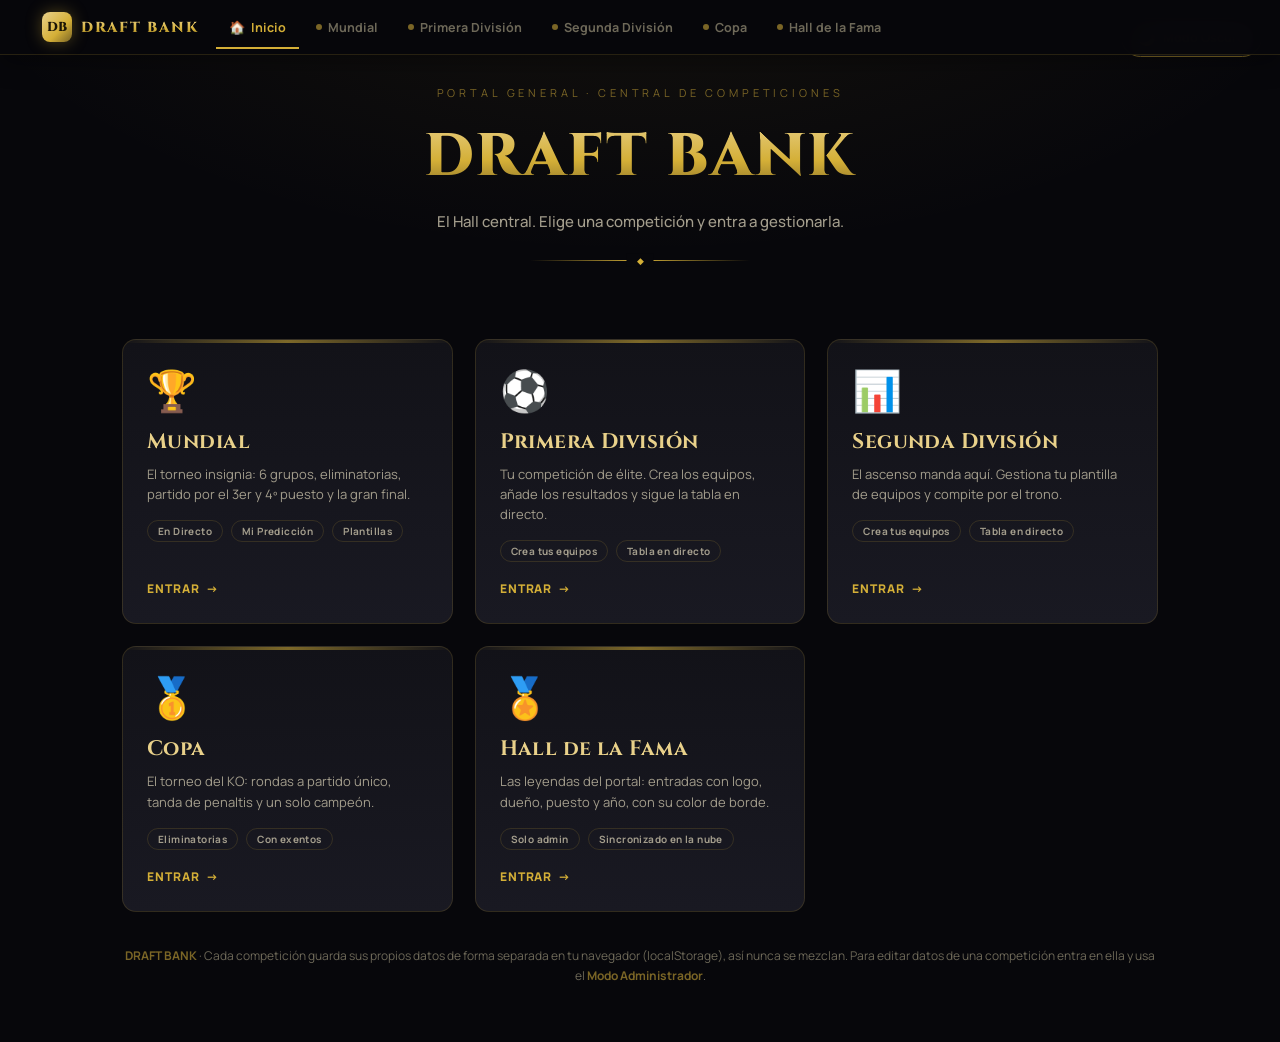
<file: Default Project/index.html>
<!DOCTYPE html>
<html lang="es">
<head>
<meta charset="UTF-8">
<meta name="viewport" content="width=device-width, initial-scale=1.0">
<title>DRAFT BANK — Portal General</title>
<link rel="preconnect" href="https://fonts.googleapis.com">
<link rel="preconnect" href="https://fonts.gstatic.com" crossorigin>
<link href="https://fonts.googleapis.com/css2?family=Cinzel:wght@500;600;700;800&family=Manrope:wght@400;500;600;700;800&display=swap" rel="stylesheet">
<link rel="stylesheet" href="portal.css">
</head>
<body>
<script>
  (function(){
    try{
      var saved = localStorage.getItem('tema-preferido');
      if(saved === 'light'){ document.documentElement.setAttribute('data-theme', 'light'); }
    }catch(e){}
  })();
</script>

<div class="portal-bar">
  <div class="portal-bar-inner">
    <a class="portal-brand" href="index.html" aria-label="DRAFT BANK Inicio">
      <span class="pb-mark">DB</span>
      <span class="pb-name">DRAFT BANK</span>
    </a>
    <nav class="portal-nav">
      <a href="index.html" class="active"><span class="pn-home">🏠</span>Inicio</a>
      <a href="mundial.html"><span class="pn-dot"></span>Mundial</a>
      <a href="primera.html"><span class="pn-dot"></span>Primera División</a>
      <a href="segunda.html"><span class="pn-dot"></span>Segunda División</a>
      <a href="copa.html"><span class="pn-dot"></span>Copa</a>
      <a href="hall-de-la-fama.html"><span class="pn-dot"></span>Hall de la Fama</a>
    </nav>
  </div>
</div>

<button type="button" class="theme-toggle-btn" id="themeToggleBtn">
  <span class="icon" id="themeToggleIcon">🌙</span><span id="themeToggleLabel">Modo Oscuro</span>
</button>

<header class="hall-hero">
  <div class="eyebrow">Portal General · Central de Competiciones</div>
  <h1>DRAFT BANK</h1>
  <p class="sub">El Hall central. Elige una competición y entra a gestionarla.</p>
  <div class="divider"></div>
</header>

<main class="hall">
  <section class="hall-grid">

    <a class="hall-card" href="mundial.html">
      <div class="hc-icon">🏆</div>
      <div class="hc-title">Mundial</div>
      <p class="hc-desc">El torneo insignia: 6 grupos, eliminatorias, partido por el 3er y 4º puesto y la gran final.</p>
      <div class="hc-strip"><span class="hc-chip">En Directo</span><span class="hc-chip">Mi Predicción</span><span class="hc-chip">Plantillas</span></div>
      <span class="hc-cta">Entrar <span class="hc-arrow">→</span></span>
    </a>

    <a class="hall-card" href="primera.html">
      <div class="hc-icon">⚽</div>
      <div class="hc-title">Primera División</div>
      <p class="hc-desc">Tu competición de élite. Crea los equipos, añade los resultados y sigue la tabla en directo.</p>
      <div class="hc-strip"><span class="hc-chip">Crea tus equipos</span><span class="hc-chip">Tabla en directo</span></div>
      <span class="hc-cta">Entrar <span class="hc-arrow">→</span></span>
    </a>

    <a class="hall-card" href="segunda.html">
      <div class="hc-icon">📊</div>
      <div class="hc-title">Segunda División</div>
      <p class="hc-desc">El ascenso manda aquí. Gestiona tu plantilla de equipos y compite por el trono.</p>
      <div class="hc-strip"><span class="hc-chip">Crea tus equipos</span><span class="hc-chip">Tabla en directo</span></div>
      <span class="hc-cta">Entrar <span class="hc-arrow">→</span></span>
    </a>

    <a class="hall-card" href="copa.html">
      <div class="hc-icon">🥇</div>
      <div class="hc-title">Copa</div>
      <p class="hc-desc">El torneo del KO: rondas a partido único, tanda de penaltis y un solo campeón.</p>
      <div class="hc-strip"><span class="hc-chip">Eliminatorias</span><span class="hc-chip">Con exentos</span></div>
      <span class="hc-cta">Entrar <span class="hc-arrow">→</span></span>
    </a>

    <a class="hall-card" href="hall-de-la-fama.html">
      <div class="hc-icon">🏅</div>
      <div class="hc-title">Hall de la Fama</div>
      <p class="hc-desc">Las leyendas del portal: entradas con logo, dueño, puesto y año, con su color de borde.</p>
      <div class="hc-strip"><span class="hc-chip">Solo admin</span><span class="hc-chip">Sincronizado en la nube</span></div>
      <span class="hc-cta">Entrar <span class="hc-arrow">→</span></span>
    </a>

  </section>

  <p class="hall-notes">
    <strong>DRAFT BANK</strong> · Cada competición guarda sus propios datos de forma separada en tu navegador (localStorage), así nunca se mezclan.
    Para editar datos de una competición entra en ella y usa el <strong>Modo Administrador</strong>.
  </p>
</main>

<div id="toast-container"></div>
<script src="portal.js"></script>
</body>
</html>
</file>
<file: Default Project/portal.css>
﻿  :root{
    --void:#07070b;
    --panel:#121218;
    --panel-alt:#191922;
    --panel-line: rgba(212,175,55,0.16);
    --gold:#d4af37;
    --gold-soft:#e9d18a;
    --gold-dim:#7a6526;
    --text:#f3efe4;
    --text-dim:#a39d8c;
    --text-faint:#6d6858;
    --win-green:#3f8f6b;
    --lose-red:#8a3f3f;
    --silver:#c7c9d1;
    --bronze:#c98a4b;
    --fourth:#8f8a7a;
    --radius:10px;
  }

  /* ---------- MODO CLARO ---------- */
  [data-theme="light"]{
    --void:#f6f3ea;
    --panel:#ffffff;
    --panel-alt:#f1ecdd;
    --panel-line: rgba(122,101,38,0.20);
    --gold:#a9761a;
    --gold-soft:#8a5f14;
    --gold-dim:#c9a24a;
    --text:#241f13;
    --text-dim:#55503f;
    --text-faint:#847e69;
    --win-green:#2f7a56;
    --lose-red:#8a3f3f;
    --silver:#5c5f6b;
    --bronze:#a56a2f;
    --fourth:#7a7565;
  }

  *{box-sizing:border-box;}
  html,body{margin:0;padding:0;}
  html{ transition: background-color 0.3s ease; }
  body{
    background:
      radial-gradient(ellipse 1200px 600px at 50% -10%, rgba(212,175,55,0.08), transparent 60%),
      var(--void);
    color:var(--text);
    font-family:'Manrope', sans-serif;
    padding:0 0 32px;
    -webkit-font-smoothing:antialiased;
    transition: background-color 0.3s ease, color 0.3s ease;
  }

  /* ---------- TRANSICIONES SUAVES GLOBALES ---------- */
  button, input, select, a,
  .group-card, .kmatch, .stat-highlight-card, .podium-card, .admin-bar,
  .cloud-status, ol.leaderboard li, .cc-place, .tab-btn, .toast,
  .theme-toggle-btn, .admin-panel, .penalty-box{
    transition: background-color 0.3s ease, color 0.3s ease, border-color 0.3s ease,
                box-shadow 0.3s ease, transform 0.2s ease, opacity 0.3s ease;
  }

  /* ---------- EFECTOS HOVER ---------- */
  .group-card:hover, .stat-highlight-card:hover, .podium-card:hover{
    transform: translateY(-4px);
    box-shadow: 0 14px 34px rgba(0,0,0,0.28);
    border-color: rgba(212,175,55,0.4);
  }
  .kmatch:hover{
    transform: translateY(-3px);
    box-shadow: 0 10px 26px rgba(0,0,0,0.24);
  }
  ol.leaderboard li:hover{
    transform: translateX(3px);
    border-color: rgba(212,175,55,0.4);
  }
  .tab-btn:hover{ transform: translateY(-1px); }
  .admin-toggle-btn:hover, .load-live-btn:hover, .admin-match-btn:hover{
    transform: translateY(-1px);
  }
  .download-btn:hover, .ap-add-btn:hover, .admin-login-btn:hover, .stat-add-btn:hover{
    transform: translateY(-2px);
    filter: brightness(1.08);
  }

  /* ---------- BOTÃ“N MODO OSCURO / CLARO ---------- */
  .theme-toggle-btn{
    display:inline-flex; align-items:center; gap:8px;
    background:var(--panel); border:1px solid var(--gold-dim); color:var(--gold-soft);
    font-family:'Manrope',sans-serif; font-weight:700; font-size:12.5px;
    padding:9px 16px; border-radius:24px; cursor:pointer;
    position:absolute; top:18px; right:18px;
  }
  .theme-toggle-btn:hover{ border-color:var(--gold); box-shadow:0 4px 16px rgba(212,175,55,0.2); }
  .theme-toggle-btn .icon{ font-size:14px; }

  /* ---------- SISTEMA DE NOTIFICACIONES (TOASTS) ---------- */
  #toast-container{
    position:fixed; bottom:20px; right:20px; z-index:9999;
    display:flex; flex-direction:column; gap:10px;
    pointer-events:none;
  }
  .toast{
    background:linear-gradient(135deg, var(--panel) 0%, var(--panel-alt) 100%);
    border:1px solid var(--gold-dim);
    border-left:4px solid var(--gold);
    color:var(--text);
    font-family:'Manrope',sans-serif; font-size:13px; font-weight:600;
    padding:13px 18px; border-radius:8px;
    box-shadow:0 10px 30px rgba(0,0,0,0.35);
    max-width:320px;
    opacity:0; transform:translateX(40px);
    animation: toast-in 0.35s ease forwards;
    pointer-events:auto;
  }
  .toast.toast-out{ animation: toast-out 0.35s ease forwards; }
  @keyframes toast-in{
    from{ opacity:0; transform:translateX(40px); }
    to{ opacity:1; transform:translateX(0); }
  }
  @keyframes toast-out{
    from{ opacity:1; transform:translateX(0); }
    to{ opacity:0; transform:translateX(40px); }
  }
  @media (max-width:640px){
    #toast-container{ left:14px; right:14px; bottom:14px; }
    .toast{ max-width:none; }
    .theme-toggle-btn{ position:static; margin:0 auto 14px; }
  }
  .app{ max-width:1240px; margin:0 auto; padding: 40px 22px 20px; }

  /* ---------- HEADER ---------- */
  .hero{
    text-align:center;
    padding: 18px 10px 32px;
    position:relative;
  }
  .hero .eyebrow{
    font-family:'Manrope',sans-serif;
    letter-spacing:0.35em;
    font-size:11px;
    color:var(--gold-dim);
    text-transform:uppercase;
    margin-bottom:14px;
  }
  .hero .league-logo{
    display:block;
    width:auto; height:130px;
    margin:0 auto 14px;
    filter:drop-shadow(0 6px 18px rgba(0,0,0,0.45));
  }
  .hero h1{
    font-family:'Cinzel', serif;
    font-weight:700;
    font-size:clamp(30px, 5.4vw, 54px);
    line-height:1.08;
    margin:0;
    letter-spacing:0.02em;
    background:linear-gradient(180deg, var(--gold-soft) 0%, var(--gold) 55%, var(--gold-dim) 100%);
    -webkit-background-clip:text;
    background-clip:text;
    -webkit-text-fill-color:transparent;
  }
  .hero .sub{
    margin-top:14px;
    color:var(--text-dim);
    font-size:14.5px;
    font-weight:500;
  }
  .hero .divider{
    width:180px; height:1px; margin:26px auto 0;
    background:linear-gradient(90deg, transparent, var(--gold), transparent);
    position:relative;
  }
  .hero .divider::after{
    content:'â—†';
    position:absolute; left:50%; top:0; transform:translate(-50%,-50%);
    color:var(--gold); font-size:9px; background:var(--void); padding:0 10px;
  }

  /* ---------- TAB NAV ---------- */
  .tabnav{
    position:sticky; top:0; z-index:200;
    background:rgba(7,7,11,0.94);
    backdrop-filter:blur(10px);
    border-bottom:1px solid var(--panel-line);
    box-shadow:0 8px 24px rgba(0,0,0,0.35);
  }
  .tabnav-inner{
    max-width:1240px; margin:0 auto; padding:0 22px;
    display:flex; gap:2px; overflow-x:auto;
  }
  .tab-btn{
    background:none; border:none; cursor:pointer;
    font-family:'Cinzel', serif; font-weight:600;
    font-size:12.5px; letter-spacing:0.08em; text-transform:uppercase;
    color:var(--text-faint);
    padding:18px 18px 15px;
    border-bottom:2px solid transparent;
    white-space:nowrap;
    display:flex; align-items:center; gap:8px;
    transition:color .15s ease, border-color .15s ease;
  }
  .tab-btn .tnum{
    font-family:'Manrope',sans-serif; font-weight:800; font-size:10px;
    color:var(--void); background:var(--gold-dim); border-radius:50%;
    width:16px; height:16px; display:inline-flex; align-items:center; justify-content:center;
  }
  .tab-btn:hover{ color:var(--gold-soft); }
  .tab-btn.active{ color:var(--gold); border-bottom-color:var(--gold); }
  .tab-btn.active .tnum{ background:var(--gold); }

  .tab-panel{ display:none; }
  .tab-panel.active{ display:block; }

  section.block{ margin-top:52px; }
  .app > .tab-panel > section.block:first-of-type{ margin-top:40px; }
  .block-title{
    display:flex; align-items:baseline; gap:12px;
    margin-bottom:22px;
  }
  .block-title .idx{
    font-family:'Cinzel',serif; font-size:12px; color:var(--gold-dim); letter-spacing:0.15em;
  }
  .block-title h2{
    font-family:'Cinzel', serif;
    font-size:clamp(20px,3vw,27px);
    color:var(--gold-soft);
    margin:0;
    font-weight:600;
    letter-spacing:0.03em;
  }
  .block-title .rule{ flex:1; height:1px; background:var(--panel-line); }
  .block-note{ color:var(--text-faint); font-size:12.5px; margin: -12px 0 22px; font-style:italic; }

  /* ---------- GROUPS ---------- */
  .groups-grid{
    display:grid;
    grid-template-columns:repeat(auto-fit, minmax(330px, 1fr));
    gap:22px;
  }
  .group-card{
    background:linear-gradient(180deg, var(--panel) 0%, var(--panel-alt) 100%);
    border:1px solid var(--panel-line);
    border-radius:var(--radius);
    padding:20px 20px 18px;
    position:relative;
    overflow:hidden;
  }
  .group-card::before{
    content:'';
    position:absolute; top:0; left:0; right:0; height:2px;
    background:linear-gradient(90deg, transparent, var(--gold), transparent);
  }
  .group-header{ display:flex; align-items:center; justify-content:space-between; margin-bottom:14px; }
  .group-badge{
    font-family:'Cinzel', serif;
    font-size:14px; font-weight:600; letter-spacing:0.12em;
    color:var(--gold-soft);
  }
  .group-badge small{ color:var(--text-faint); font-weight:400; font-family:'Manrope',sans-serif; letter-spacing:0; margin-left:6px; font-size:10.5px;}

  .table-scroll{ overflow-x:auto; }
  table.standings-table{
    width:100%; border-collapse:collapse; font-size:12.5px; min-width:300px;
  }
  .standings-table thead th{
    text-align:center;
    color:var(--text-faint);
    font-weight:600;
    font-size:10px;
    letter-spacing:0.08em;
    text-transform:uppercase;
    padding:6px 4px;
    border-bottom:1px solid var(--panel-line);
  }
  .standings-table thead th:nth-child(2){ text-align:left; }
  .standings-table td{
    padding:8px 4px;
    text-align:center;
    border-bottom:1px solid rgba(212,175,55,0.06);
    color:var(--text-dim);
  }
  .standings-table td.team-cell{ text-align:left; }
  .team-line{ display:flex; align-items:center; gap:6px; }
  .flag-icon{ width:20px; height:14px; object-fit:cover; border-radius:2px; box-shadow:0 0 0 1px rgba(212,175,55,0.3); flex-shrink:0; background:var(--panel-alt); }
  .team-name{ color:var(--text); font-weight:700; font-size:13px; }
  .team-owner{ display:block; color:var(--text-faint); font-size:10.5px; font-weight:500; margin-top:1px; }
  .standings-table td.pts-cell{ color:var(--gold-soft); font-weight:800; }
  tr.pos-leader td{ background:rgba(212,175,55,0.07); }
  tr.pos-leader .team-name::before{ content:'â‘  '; color:var(--gold); }
  tr.pos-runner .team-name::before{ content:'â‘¡ '; color:var(--text-faint); }

  .matches-list{ margin-top:14px; border-top:1px dashed var(--panel-line); padding-top:12px; display:flex; flex-direction:column; gap:7px; }
  .match-row{ display:grid; grid-template-columns: 1fr 32px 10px 32px 1fr; align-items:center; gap:5px; }
  .match-team{ font-size:11px; color:var(--text-dim); font-weight:600; display:flex; align-items:center; gap:5px; }
  .flag-icon-sm{ width:17px; height:12px; object-fit:cover; border-radius:2px; box-shadow:0 0 0 1px rgba(212,175,55,0.3); flex-shrink:0; background:var(--panel-alt); }
  .match-team.home{ justify-content:flex-end; text-align:right; }
  .match-team.away{ justify-content:flex-start; text-align:left; }
  .match-vs{ text-align:center; color:var(--gold-dim); font-size:11px; }
  input.score-input{
    width:32px; height:26px;
    background:var(--void);
    border:1px solid var(--panel-line);
    border-radius:6px;
    color:var(--gold-soft);
    font-family:'Manrope',sans-serif;
    font-weight:800;
    font-size:12px;
    text-align:center;
    -moz-appearance:textfield;
  }
  input.score-input:focus{ outline:none; border-color:var(--gold); box-shadow:0 0 0 3px rgba(212,175,55,0.15); }
  input.score-input::placeholder{ color:var(--text-faint); }

  /* ---------- KNOCKOUT ---------- */
  .stage{ margin-bottom:34px; }
  .stage-head{ display:flex; align-items:center; gap:10px; margin-bottom:16px; }
  .stage-head .chip{
    font-family:'Cinzel', serif; font-size:11.5px; letter-spacing:0.14em;
    color:var(--void); background:var(--gold); padding:5px 12px; border-radius:20px; font-weight:700;
  }
  .stage-head .chip.chip-bronze{ background:var(--bronze); }
  .kmatch.third-place-match{ border-color:rgba(201,138,75,0.5); }
  .kmatch.third-place-match .kside.winner .kname::after{ color:var(--bronze); }
  .stage-head h3{ font-family:'Cinzel',serif; font-size:16px; color:var(--text); margin:0; font-weight:600; }
  .stage-rule{ flex:1; height:1px; background:var(--panel-line); }

  .chevron-divider{ text-align:center; color:var(--gold-dim); font-size:16px; margin: -14px 0 24px; letter-spacing:6px; }

  .matches-row{ display:flex; flex-wrap:wrap; gap:12px; }
  .kmatch{
    flex:1 1 190px; max-width:250px;
    background:linear-gradient(180deg, var(--panel) 0%, var(--panel-alt) 100%);
    border:1px solid var(--panel-line);
    border-radius:var(--radius);
    padding:10px 12px;
  }
  .kmatch.final-match{ max-width:300px; margin:0 auto; border-color:var(--gold); box-shadow:0 0 30px rgba(212,175,55,0.12); }
  .kside{ display:flex; align-items:center; justify-content:space-between; padding:6px 0; }
  .kside + .kside{ border-top:1px dashed var(--panel-line); }
  .kteam{ display:flex; flex-direction:column; min-width:0; }
  .kteam-top{ display:flex; align-items:center; gap:6px; min-width:0; }
  .kteam .kname{ font-weight:700; font-size:12px; color:var(--text); white-space:nowrap; overflow:hidden; text-overflow:ellipsis; min-width:0; }
  .kteam .kowner{ font-size:9.5px; color:var(--text-faint); }
  .kside.pending .kname{ color:var(--text-faint); font-style:italic; font-weight:500;}
  .kside.winner .kname{ color:var(--gold-soft); }
  .kside.winner .kname::after{ content:' âœ“'; color:var(--win-green); }
  .kside.loser{ opacity:0.5; }
  .kscore{
    width:30px; height:26px; background:var(--void); border:1px solid var(--panel-line); border-radius:6px;
    color:var(--gold-soft); font-weight:800; text-align:center; font-family:'Manrope',sans-serif; font-size:12px; flex-shrink:0;
  }
  .kscore:focus{ outline:none; border-color:var(--gold); box-shadow:0 0 0 3px rgba(212,175,55,0.15); }
  .kscore:disabled{ opacity:0.3; }

  .penalty-box{ margin-top:6px; padding-top:6px; border-top:1px dashed var(--panel-line); display:none; }
  .penalty-box.show{ display:block; }
  .penalty-box .plabel{ font-size:9px; color:var(--text-faint); text-transform:uppercase; letter-spacing:0.08em; margin-bottom:5px; }
  .penalty-btns{ display:flex; gap:5px; }
  .pbtn{
    flex:1; background:var(--void); border:1px solid var(--panel-line); color:var(--text-dim);
    font-size:10px; padding:5px 3px; border-radius:6px; cursor:pointer; font-family:'Manrope',sans-serif; font-weight:600;
  }
  .pbtn.active{ background:rgba(212,175,55,0.15); border-color:var(--gold); color:var(--gold-soft); }

  .final-match .kside{ padding:9px 0; }
  .final-match .kname{ font-size:13.5px; }
  .trophy-banner{ text-align:center; margin-top:6px; font-size:12px; color:var(--gold); display:none; }
  .trophy-banner.show{ display:block; }

  /* ---------- ADMIN PANEL (solo pestaÃ±a En Directo) ---------- */
  .admin-bar{
    position:relative;
    display:flex; align-items:center; gap:12px; flex-wrap:wrap;
    background:var(--panel); border:1px solid var(--panel-line); border-radius:var(--radius);
    padding:12px 16px; margin-bottom:36px;
  }
  .admin-toggle-btn{
    background:none; border:1px solid var(--gold-dim); color:var(--gold-soft);
    font-family:'Manrope',sans-serif; font-weight:700; font-size:12px;
    padding:8px 14px; border-radius:20px; cursor:pointer;
  }
  .admin-toggle-btn:hover{ border-color:var(--gold); }
  body.admin-mode .admin-toggle-btn{ background:rgba(212,175,55,0.15); border-color:var(--gold); color:var(--gold); }
  body.admin-mode #editTextsBtn{ display:inline-flex !important; align-items:center; gap:6px; }
  body.text-edit-mode #editTextsBtn{ background:rgba(212,175,55,0.15); border-color:var(--gold); color:var(--gold); }

  /* ---------- MODO EDICIÓN DE TEXTOS (solo admin) ---------- */
  body.text-edit-mode [data-tkey]{
    outline: 1.5px dashed var(--gold-dim);
    outline-offset: 3px;
    border-radius: 4px;
    cursor: text;
    transition: outline-color .15s ease, background-color .15s ease;
  }
  body.text-edit-mode [data-tkey]:hover{
    outline-color: var(--gold);
    background: rgba(212,175,55,0.08);
  }
  body.text-edit-mode [data-tkey]:focus{
    outline: 1.5px solid var(--gold);
    background: rgba(212,175,55,0.12);
  }
  .admin-login{ display:none; align-items:center; gap:8px; }
  .admin-login.show{ display:flex; }
  .admin-login input{
    background:var(--void); border:1px solid var(--panel-line); border-radius:6px;
    color:var(--text); font-family:'Manrope',sans-serif; font-size:12.5px; padding:8px 10px;
  }
  .admin-login input:focus{ outline:none; border-color:var(--gold); box-shadow:0 0 0 3px rgba(212,175,55,0.15); }
  .admin-login-btn{
    background:linear-gradient(135deg, var(--gold-soft), var(--gold) 60%, var(--gold-dim));
    color:#1a1406; border:none; border-radius:6px; padding:8px 14px;
    font-family:'Manrope',sans-serif; font-weight:800; font-size:12px; cursor:pointer;
  }
  .admin-status{ font-size:11.5px; color:var(--text-faint); }
  body.admin-mode .admin-status{ color:var(--win-green); font-weight:700; }

  /* ---------- CLOUD SYNC STATUS ---------- */
  .cloud-status{
    display:inline-flex; align-items:center; gap:6px;
    font-size:11px; color:var(--text-faint); font-family:'Manrope',sans-serif; font-weight:600;
    padding:6px 10px; border-radius:14px; border:1px solid var(--panel-line); background:var(--void);
  }
  .cloud-status .dot{ width:7px; height:7px; border-radius:50%; background:var(--text-faint); flex-shrink:0; }
  .cloud-status.ok .dot{ background:var(--win-green); box-shadow:0 0 6px var(--win-green); }
  .cloud-status.ok{ color:var(--win-green); border-color:rgba(63,143,107,0.4); }
  .cloud-status.local .dot{ background:var(--bronze); box-shadow:0 0 6px var(--bronze); }
  .cloud-status.local{ color:var(--bronze); border-color:rgba(201,138,75,0.4); }
  .cloud-status.err .dot{ background:var(--lose-red); box-shadow:0 0 6px var(--lose-red); }
  .cloud-status.err{ color:#e08a8a; border-color:rgba(138,63,63,0.5); }
  .cloud-status.ok .dot{ background:var(--win-green); box-shadow:0 0 6px var(--win-green); }
  .cloud-status.ok{ color:var(--win-green); border-color:rgba(63,143,107,0.4); }
  .cloud-status.local .dot{ background:var(--bronze); box-shadow:0 0 6px var(--bronze); }
  .cloud-status.local{ color:var(--bronze); border-color:rgba(201,138,75,0.4); }
  .cloud-status.err .dot{ background:var(--lose-red); box-shadow:0 0 6px var(--lose-red); }
  .cloud-status.err{ color:#e08a8a; border-color:rgba(138,63,63,0.5); }
  .cloud-banner{
    display:none;
    background:rgba(201,138,75,0.10); border:1px solid rgba(201,138,75,0.35); border-radius:8px;
    padding:10px 14px; font-size:12px; color:var(--bronze); margin-bottom:20px; line-height:1.5;
  }
  .cloud-banner.show{ display:block; }
  .cloud-banner code{ background:rgba(0,0,0,0.35); padding:1px 6px; border-radius:4px; color:var(--gold-soft); }

  /* ---------- ADMIN-ONLY EDIT LOCK (Tab En Directo) ---------- */
  body:not(.admin-mode) #tab-live input.score-input,
  body:not(.admin-mode) #tab-live input.kscore,
  body:not(.admin-mode) #tab-live .pbtn,
  body:not(.admin-mode) #tab-live .score-clear-btn,
  body:not(.admin-mode) #tab-live .kmatch-clear-btn{
    pointer-events:none; opacity:0.45; cursor:not-allowed;
  }

  /* ---------- CLEAR / DELETE (papelera) BUTTONS ---------- */
  .score-clear-btn{
    display:none; align-items:center; justify-content:center;
    width:22px; height:22px; margin-left:4px;
    background:none; border:1px solid var(--panel-line); border-radius:6px;
    color:var(--text-faint); cursor:pointer; font-size:11px; flex-shrink:0;
  }
  body.admin-mode .score-clear-btn{ display:inline-flex; }
  .score-clear-btn:hover{ border-color:var(--lose-red); color:#e08a8a; }
  .match-row-wrap{ display:flex; align-items:center; gap:2px; }
  .match-row-wrap .match-row{ flex:1; }

  .kmatch-clear-btn{
    display:none; align-items:center; gap:5px; justify-content:center;
    width:100%; margin-top:10px; padding:6px 0;
    background:none; border:1px dashed var(--panel-line); border-radius:6px;
    color:var(--text-faint); cursor:pointer; font-size:10.5px; font-family:'Manrope',sans-serif; font-weight:700;
  }
  body.admin-mode .kmatch-clear-btn{ display:flex; }
  .kmatch-clear-btn:hover{ border-color:var(--lose-red); color:#e08a8a; }

  /* ---------- LOAD LIVE INTO PREDICTION ---------- */
  .pred-load-wrap{ text-align:center; margin: 0 0 30px; }
  .load-live-btn{
    background:none; border:1px solid var(--gold-dim); color:var(--gold-soft);
    font-family:'Manrope',sans-serif; font-weight:700; font-size:12.5px;
    padding:11px 20px; border-radius:24px; cursor:pointer; letter-spacing:0.02em;
  }
  .load-live-btn:hover{ border-color:var(--gold); background:rgba(212,175,55,0.08); }

  /* ---------- MODO DE PRONÃ“STICO: SELECTOR (detallado / rÃ¡pido, marcador / elecciÃ³n) ---------- */
  .mode-switch{
    display:flex; gap:8px; flex-wrap:wrap; justify-content:center;
    background:var(--panel); border:1px solid var(--panel-line); border-radius:30px;
    padding:5px; margin:0 auto 18px; max-width:fit-content;
  }
  .mode-btn{
    background:none; border:none; cursor:pointer;
    font-family:'Manrope',sans-serif; font-weight:700; font-size:12px; letter-spacing:0.01em;
    color:var(--text-dim); padding:9px 16px; border-radius:24px; white-space:nowrap;
  }
  .mode-btn:hover{ color:var(--gold-soft); }
  .mode-btn.active{
    background:linear-gradient(135deg, var(--gold-soft), var(--gold) 60%, var(--gold-dim));
    color:#1a1406;
  }
  .mode-hint{ text-align:center; margin:-8px 0 24px; }

  /* ---------- FASE DE GRUPOS: SELECCIÃ“N RÃPIDA ---------- */
  #pred-grupos:not(.mode-quick) .quick-pick-block{ display:none; }
  #pred-grupos.mode-quick .matches-list{ display:none; }
  .quick-pick-block{ margin-top:16px; border-top:1px dashed var(--panel-line); padding-top:14px; }
  .qp-title{ font-size:10.5px; color:var(--text-faint); text-transform:uppercase; letter-spacing:0.08em; margin-bottom:10px; text-align:center; }
  .qp-teams{ display:flex; flex-direction:column; gap:7px; }
  .quick-team-btn{
    display:flex; align-items:center; gap:8px;
    background:var(--void); border:1px solid var(--panel-line); border-radius:8px;
    padding:8px 10px; cursor:pointer; text-align:left; width:100%;
    font-family:'Manrope',sans-serif; color:var(--text-dim);
  }
  .quick-team-btn:hover{ border-color:var(--gold-dim); }
  .quick-team-btn .qp-name{ font-weight:700; font-size:12.5px; color:var(--text); flex:1; }
  .quick-team-btn .qp-owner{ font-size:10px; color:var(--text-faint); }
  .quick-team-btn .qp-medal{ font-size:14px; width:18px; text-align:center; flex-shrink:0; }
  .quick-team-btn.is-first{ border-color:var(--gold); background:rgba(212,175,55,0.10); }
  .quick-team-btn.is-first .qp-name{ color:var(--gold-soft); }
  .quick-team-btn.is-second{ border-color:var(--silver); background:rgba(199,201,209,0.08); }

  /* ---------- RANKING DE MEJORES SEGUNDOS (modo rÃ¡pido) ---------- */
  .runnerup-panel{ margin-top:6px; }
  #pred-grupos:not(.mode-quick) .runnerup-panel{ display:none; }
  .runnerup-panel .rp-title{ font-family:'Cinzel',serif; font-size:14px; color:var(--gold-soft); text-align:center; margin-bottom:6px; }
  .runnerup-panel .rp-note{ text-align:center; color:var(--text-faint); font-size:12px; margin-bottom:16px; }
  .runnerup-list{ display:flex; flex-direction:column; gap:8px; max-width:560px; margin:0 auto; }
  .ranking-item{
    display:flex; align-items:center; gap:10px;
    background:var(--panel); border:1px solid var(--panel-line); border-radius:8px; padding:8px 12px;
  }
  .ranking-item.qualifies{ border-color:rgba(63,143,107,0.4); }
  .ranking-item.eliminated{ opacity:0.55; }
  .ranking-pos{
    font-family:'Cinzel',serif; font-weight:700; font-size:13px; color:var(--gold);
    width:22px; text-align:center; flex-shrink:0;
  }
  .ranking-team{ display:flex; align-items:center; gap:8px; flex:1; min-width:0; }
  .ranking-team .team-name{ font-size:12.5px; }
  .ranking-team .pending{ color:var(--text-faint); font-style:italic; font-size:12px; }
  .ranking-tag{
    font-size:9.5px; font-weight:700; text-transform:uppercase; letter-spacing:0.05em;
    padding:3px 8px; border-radius:10px; flex-shrink:0;
  }
  .ranking-item.qualifies .ranking-tag{ background:rgba(63,143,107,0.18); color:var(--win-green); }
  .ranking-item.eliminated .ranking-tag{ background:rgba(138,63,63,0.15); color:#c98a8a; }
  .ranking-arrows{ display:flex; flex-direction:column; gap:2px; flex-shrink:0; }
  .rank-arrow-btn{
    background:none; border:1px solid var(--panel-line); color:var(--text-dim);
    width:20px; height:18px; line-height:1; border-radius:4px; cursor:pointer; font-size:9px;
  }
  .rank-arrow-btn:hover{ border-color:var(--gold); color:var(--gold-soft); }
  .rank-arrow-btn:disabled{ opacity:0.25; cursor:not-allowed; }
  tr.pending-pick td{ opacity:0.55; font-style:italic; }

  /* ---------- FASE ELIMINATORIA: SELECCIÃ“N DIRECTA DE GANADOR ---------- */
  #pred-playoffs.ko-pick-mode .kscore{ display:none; }
  #pred-playoffs.ko-pick-mode .penalty-box{ display:none !important; }
  #pred-playoffs.ko-pick-mode .kside{ cursor:pointer; border-radius:6px; }
  #pred-playoffs.ko-pick-mode .kside:hover:not(.pending){ background:rgba(212,175,55,0.06); }
  #pred-playoffs.ko-pick-mode .kside.pending{ cursor:not-allowed; }
  #pred-playoffs.ko-pick-mode .kside::after{
    content:'Elegir â–¸'; margin-left:auto; font-size:10px; color:var(--text-faint);
    letter-spacing:0.04em; padding-left:8px;
  }
  #pred-playoffs.ko-pick-mode .kside.winner::after{ content:'âœ“ Elegido'; color:var(--win-green); }
  #pred-playoffs.ko-pick-mode .kside.pending::after{ content:''; }

  .admin-block{ display:none; margin-top:10px; }
  body.admin-mode .admin-block{ display:block; }
  .admin-match-btn{
    background:none; border:1px dashed var(--panel-line); color:var(--text-faint);
    font-size:10.5px; font-family:'Manrope',sans-serif; font-weight:700;
    padding:5px 10px; border-radius:14px; cursor:pointer; letter-spacing:0.03em;
  }
  .admin-match-btn:hover{ border-color:var(--gold); color:var(--gold-soft); }
  .admin-panel{ display:none; margin-top:8px; background:var(--void); border:1px solid var(--panel-line); border-radius:8px; padding:10px; }
  .admin-panel.open{ display:block; }
  .admin-panel-form{ display:flex; flex-wrap:wrap; gap:6px; }
  .admin-panel-form select, .admin-panel-form input{
    background:var(--panel); border:1px solid var(--panel-line); border-radius:6px;
    color:var(--text); font-family:'Manrope',sans-serif; font-size:11.5px; padding:6px 8px;
  }
  .admin-panel-form select{ flex:1 1 130px; }
  .admin-panel-form input[type="text"]{ flex:1 1 110px; }
  .admin-panel-form input[type="number"]{ width:48px; text-align:center; }
  .admin-panel-form select:focus, .admin-panel-form input:focus{ outline:none; border-color:var(--gold); }
  .ap-add-btn{
    background:linear-gradient(135deg, var(--gold-soft), var(--gold) 60%, var(--gold-dim));
    color:#1a1406; border:none; border-radius:6px; padding:6px 12px;
    font-family:'Manrope',sans-serif; font-weight:800; font-size:11px; cursor:pointer;
  }
  ul.admin-entries{ list-style:none; margin:8px 0 0; padding:0; display:flex; flex-direction:column; gap:5px; }
  ul.admin-entries li{
    display:flex; align-items:center; gap:8px; font-size:11px; color:var(--text-dim);
    background:var(--panel); border:1px solid var(--panel-line); border-radius:6px; padding:5px 8px;
  }
  .admin-panel-motm{
    display:flex; align-items:center; gap:8px; flex-wrap:wrap;
    margin-top:12px; padding-top:10px; border-top:1px dashed var(--panel-line);
  }
  .admin-panel-motm .apm-label{
    font-family:'Manrope',sans-serif; font-weight:800; font-size:11.5px; color:var(--gold-soft); flex:0 0 auto;
  }
  .admin-panel-motm select{
    flex:1 1 200px; background:var(--panel); border:1px solid var(--panel-line); border-radius:6px;
    color:var(--text); font-family:'Manrope',sans-serif; font-size:11.5px; padding:6px 8px;
  }
  .admin-panel-motm select:focus{ outline:none; border-color:var(--gold); }
  ul.admin-entries .ae-who{ flex:1; color:var(--text); font-weight:600; }
  ul.admin-entries .ae-who small{ display:block; color:var(--text-faint); font-weight:500; font-size:10px; }
  ul.admin-entries .ap-del{ background:none; border:none; color:var(--text-faint); cursor:pointer; font-size:12px; }
  ul.admin-entries .ap-del:hover{ color:var(--lose-red); }

  /* ---------- PLANTILLAS ---------- */
  .squads-teamlist{
    display:grid; grid-template-columns:repeat(auto-fit, minmax(210px,1fr)); gap:14px;
  }
  .squad-team-card{
    display:flex; align-items:center; gap:12px; text-align:left; cursor:pointer;
    background:linear-gradient(180deg, var(--panel) 0%, var(--panel-alt) 100%);
    border:1px solid var(--panel-line); border-radius:var(--radius);
    padding:14px 16px; color:var(--text); font-family:'Manrope',sans-serif;
  }
  .squad-team-card:hover{ border-color:var(--gold); transform:translateY(-2px); }
  .squad-team-card .flag-icon{ width:30px; height:21px; flex-shrink:0; }
  .squad-team-card .st-name{ font-weight:700; font-size:14px; }
  .squad-team-card .st-owner{ display:block; font-size:11px; color:var(--text-faint); margin-top:2px; }
  .squad-team-card .st-count{
    margin-left:auto; font-size:10.5px; color:var(--gold-dim); font-weight:700;
    background:rgba(212,175,55,0.1); padding:3px 9px; border-radius:12px; white-space:nowrap;
  }

  .squad-detail{
    background:linear-gradient(180deg, var(--panel) 0%, var(--panel-alt) 100%);
    border:1px solid var(--panel-line); border-radius:var(--radius); padding:22px;
  }
  .squad-back-btn{
    background:none; border:1px solid var(--panel-line); color:var(--text-dim);
    font-family:'Manrope',sans-serif; font-weight:700; font-size:12px;
    padding:8px 14px; border-radius:20px; cursor:pointer; margin-bottom:18px;
  }
  .squad-back-btn:hover{ border-color:var(--gold); color:var(--gold-soft); }
  .squad-detail-header{ display:flex; align-items:center; gap:14px; margin-bottom:8px; }
  .squad-detail-header img{ width:44px; height:31px; border-radius:3px; box-shadow:0 0 0 1px rgba(212,175,55,0.3); }
  .squad-detail-header .sd-name{ font-family:'Cinzel',serif; font-size:19px; color:var(--gold-soft); font-weight:700; }
  .squad-detail-header .sd-owner{ display:block; font-size:12px; color:var(--text-faint); margin-top:2px; }

  .squad-admin-note{
    display:none; font-size:11.5px; color:var(--text-faint); font-style:italic; margin:14px 0;
  }
  body:not(.admin-mode) .squad-admin-note{ display:block; }
  .squad-admin-form{
    display:none; gap:8px; flex-wrap:wrap; align-items:center; margin:18px 0;
    background:var(--void); border:1px solid var(--panel-line); border-radius:8px; padding:12px;
  }
  body.admin-mode .squad-admin-form{ display:flex; }
  .squad-admin-form input[type="text"]{
    flex:1 1 160px; background:var(--panel); border:1px solid var(--panel-line); border-radius:6px;
    color:var(--text); font-family:'Manrope',sans-serif; font-size:12.5px; padding:8px 10px;
  }
  .squad-admin-form input[type="number"]{
    width:70px; text-align:center; background:var(--panel); border:1px solid var(--panel-line); border-radius:6px;
    color:var(--text); font-family:'Manrope',sans-serif; font-size:12.5px; padding:8px 6px;
  }
  .squad-admin-form select{
    background:var(--panel); border:1px solid var(--panel-line); border-radius:6px;
    color:var(--text); font-family:'Manrope',sans-serif; font-size:12.5px; padding:8px 6px;
  }
  .squad-admin-form select#squadPlayerPositionInput{ width:90px; }
  .squad-admin-form input#squadPlayerVeteraniaInput{ width:110px; }
  .squad-admin-form select#squadPlayerPropiedadInput{ width:140px; }
  .squad-admin-form input:focus, .squad-admin-form select:focus{ outline:none; border-color:var(--gold); }
  .squad-add-btn{
    background:linear-gradient(135deg, var(--gold-soft), var(--gold) 60%, var(--gold-dim));
    color:#1a1406; border:none; border-radius:6px; padding:9px 16px;
    font-family:'Manrope',sans-serif; font-weight:800; font-size:12px; cursor:pointer;
  }
  .squad-roster-list{ list-style:none; margin:0; padding:0; display:flex; flex-direction:column; gap:7px; }
  .squad-roster-list li{
    display:flex; align-items:center; gap:12px; flex-wrap:wrap;
    background:var(--void); border:1px solid var(--panel-line); border-radius:8px; padding:9px 12px;
  }
  .squad-roster-list .sr-number{
    font-family:'Cinzel',serif; font-weight:700; font-size:14px; color:var(--gold);
    width:30px; text-align:center; flex-shrink:0;
  }
  .squad-roster-list .sr-name{ flex:1 1 auto; font-weight:600; font-size:13px; color:var(--text); min-width:100px; }
  .squad-roster-list .sr-pos{
    font-family:'Manrope',sans-serif; font-weight:700; font-size:10.5px; letter-spacing:.03em;
    color:var(--gold-soft); border:1px solid var(--panel-line); border-radius:5px; padding:3px 7px; flex-shrink:0;
  }
  .squad-roster-list .sr-vet{
    font-family:'Manrope',sans-serif; font-size:11px; color:var(--text-faint); flex-shrink:0;
  }
  .squad-roster-list .sr-prop{
    font-family:'Manrope',sans-serif; font-weight:600; font-size:10.5px; border-radius:5px; padding:3px 7px; flex-shrink:0;
  }
  .squad-roster-list .sr-prop.propiedad{ color:#7fd88f; border:1px solid rgba(127,216,143,0.35); background:rgba(127,216,143,0.08); }
  .squad-roster-list .sr-prop.cedido{ color:#e0b45c; border:1px solid rgba(224,180,92,0.35); background:rgba(224,180,92,0.08); }
  .squad-roster-list .sr-actions{ display:none; align-items:center; gap:10px; flex-shrink:0; margin-left:auto; }
  body.admin-mode .squad-roster-list .sr-actions{ display:flex; }
  .squad-roster-list .sr-edit, .squad-roster-list .sr-del{
    background:none; border:none; color:var(--text-faint); cursor:pointer; font-size:13px; padding:2px;
  }
  .squad-roster-list .sr-edit:hover{ color:var(--gold-soft); }
  .squad-roster-list .sr-del:hover{ color:var(--lose-red); }
  .squad-roster-empty{ text-align:center; color:var(--text-faint); font-style:italic; font-size:12.5px; padding:18px 0; }

  /* ---------- MODAL EDITAR / TRASPASAR JUGADOR ---------- */
  .modal-overlay{
    display:none; position:fixed; inset:0; z-index:5000;
    background:rgba(4,4,7,0.72); backdrop-filter:blur(3px);
    align-items:center; justify-content:center; padding:16px;
  }
  .modal-overlay.open{ display:flex; }
  .modal-box{
    width:100%; max-width:420px;
    background:linear-gradient(180deg, var(--panel) 0%, var(--panel-alt) 100%);
    border:1px solid var(--gold-dim); border-radius:12px;
    padding:24px 22px 20px; box-shadow:0 24px 60px rgba(0,0,0,0.5);
  }
  .modal-box h3{
    font-family:'Cinzel',serif; font-size:17px; color:var(--gold-soft); margin:0 0 4px;
  }
  .modal-box .modal-sub{ font-size:11.5px; color:var(--text-faint); margin:0 0 18px; }
  .modal-field{ display:flex; flex-direction:column; gap:5px; margin-bottom:12px; }
  .modal-field label{
    font-family:'Manrope',sans-serif; font-weight:700; font-size:10.5px; letter-spacing:.04em;
    text-transform:uppercase; color:var(--text-faint);
  }
  .modal-field input, .modal-field select{
    background:var(--void); border:1px solid var(--panel-line); border-radius:6px;
    color:var(--text); font-family:'Manrope',sans-serif; font-size:13px; padding:9px 10px;
  }
  .modal-field input:focus, .modal-field select:focus{ outline:none; border-color:var(--gold); }
  .modal-row{ display:flex; gap:10px; }
  .modal-row .modal-field{ flex:1; }
  .modal-transfer-note{
    font-size:11px; color:var(--gold-dim); background:rgba(212,175,55,0.08);
    border:1px solid rgba(212,175,55,0.25); border-radius:6px; padding:8px 10px; margin:2px 0 14px;
    display:none;
  }
  .modal-transfer-note.show{ display:block; }
  .modal-actions{ display:flex; gap:10px; justify-content:flex-end; margin-top:6px; }
  .modal-btn{
    font-family:'Manrope',sans-serif; font-weight:800; font-size:12px; cursor:pointer;
    border-radius:20px; padding:9px 18px; border:1px solid var(--panel-line);
    background:none; color:var(--text-dim);
  }
  .modal-btn:hover{ border-color:var(--gold); color:var(--gold-soft); }
  .modal-btn.primary{
    background:linear-gradient(135deg, var(--gold-soft), var(--gold) 60%, var(--gold-dim));
    color:#1a1406; border:none;
  }
  .modal-btn.primary:hover{ filter:brightness(1.08); }

  /* ---------- CALENDARIO COMPLETO + SUBIDA DE FOTOS ---------- */
  .calendar-admin-review{
    display:none; margin-bottom:24px;
    background:linear-gradient(180deg, rgba(212,175,55,0.08) 0%, rgba(212,175,55,0.02) 100%);
    border:1px solid var(--gold-dim); border-radius:var(--radius); padding:18px 20px;
  }
  body.admin-mode .calendar-admin-review{ display:block; }
  .cm-admin-review-title{
    font-family:'Cinzel',serif; font-size:13px; letter-spacing:0.06em; color:var(--gold-soft);
    font-weight:700; margin-bottom:12px;
  }
  .cm-admin-review-grid{ display:flex; flex-wrap:wrap; gap:10px; }
  .cm-admin-review-empty{ font-size:12px; color:var(--text-faint); font-style:italic; }
  .cm-admin-thumb{
    width:96px; cursor:pointer; background:none; border:none; padding:0; text-align:left;
  }
  .cm-admin-thumb-wrap{ position:relative; width:96px; }
  .cm-admin-thumb .cm-admin-thumb-img{
    width:96px; height:96px; border-radius:6px; overflow:hidden; border:1px solid var(--panel-line); background:var(--panel-alt);
    display:flex; align-items:center; justify-content:center; flex-direction:column; gap:4px;
  }
  .cm-admin-thumb:hover .cm-admin-thumb-img{ border-color:var(--gold); }
  .cm-admin-thumb-icon{ font-size:22px; opacity:0.75; }
  .cm-admin-thumb-hint{ font-size:8.5px; color:var(--text-faint); letter-spacing:0.03em; text-transform:uppercase; }
  .cm-admin-thumb-label{
    font-size:9.5px; color:var(--text-faint); margin-top:4px; line-height:1.3;
    overflow:hidden; text-overflow:ellipsis; display:-webkit-box; -webkit-line-clamp:2; -webkit-box-orient:vertical;
  }
  .cm-photo-del{
    position:absolute; top:-7px; right:-7px; width:22px; height:22px; border-radius:50%;
    background:var(--lose-red); color:#fff; border:2px solid var(--void);
    display:none; align-items:center; justify-content:center; cursor:pointer;
    font-size:11px; line-height:1; padding:0; z-index:2;
  }
  body.admin-mode .cm-photo-del{ display:flex; }
  .cm-photo-del:hover{ filter:brightness(1.15); }
  .calendar-groups{ display:flex; flex-direction:column; gap:26px; }
  .calendar-group-card{
    background:linear-gradient(180deg, var(--panel) 0%, var(--panel-alt) 100%);
    border:1px solid var(--panel-line); border-radius:var(--radius); padding:20px;
  }
  .calendar-group-title{
    font-family:'Cinzel',serif; font-size:14px; letter-spacing:0.1em; color:var(--gold-soft);
    margin:0 0 14px; font-weight:600;
  }
  .calendar-group-title small{ color:var(--text-faint); font-weight:400; font-family:'Manrope',sans-serif; letter-spacing:0; margin-left:6px; font-size:10.5px; }
  .calendar-matches{ display:flex; flex-direction:column; gap:12px; }
  .calendar-match{
    background:var(--void); border:1px solid var(--panel-line); border-radius:8px; padding:12px 14px;
  }
  .calendar-match-teams{ display:flex; align-items:center; justify-content:center; gap:10px; font-size:12.5px; font-weight:700; color:var(--text); flex-wrap:wrap; }
  .calendar-match-teams .cm-team{ display:flex; align-items:center; gap:6px; }
  .calendar-match-teams .cm-vs{ color:var(--gold-dim); font-weight:500; font-size:11px; }
  .calendar-match-teams .cm-owner{ color:var(--text-faint); font-size:10px; font-weight:500; }
  .calendar-match-score{ text-align:center; font-size:11px; color:var(--gold-dim); margin-top:4px; }

  .cm-photos-bar{ display:flex; align-items:center; gap:10px; margin-top:12px; flex-wrap:wrap; }
  .cm-upload-btn{
    display:inline-flex; align-items:center; gap:6px; cursor:pointer;
    background:linear-gradient(135deg, var(--gold-soft), var(--gold) 60%, var(--gold-dim));
    color:#1a1406; border:none; border-radius:18px; padding:7px 14px;
    font-family:'Manrope',sans-serif; font-weight:800; font-size:11px;
  }
  .cm-upload-btn:hover{ filter:brightness(1.08); }
  .cm-upload-btn input[type="file"]{ display:none; }
  .cm-upload-status{ font-size:10.5px; color:var(--text-faint); }
  .cm-photo-count{
    font-size:10px; color:var(--gold-dim); font-weight:700;
    background:rgba(212,175,55,0.1); padding:3px 9px; border-radius:12px;
  }
  .cm-photos-grid{
    display:flex; flex-wrap:wrap; gap:8px; margin-top:10px;
  }
  .cm-photo-item{ position:relative; flex-shrink:0; }
  .cm-photo-thumb{
    width:64px; height:64px; border-radius:6px; overflow:hidden; cursor:pointer;
    border:1px solid var(--panel-line); flex-shrink:0; background:var(--panel-alt);
    display:flex; align-items:center; justify-content:center;
  }
  .cm-photo-thumb .cm-photo-icon{ font-size:20px; opacity:0.75; }
  .cm-photo-thumb:hover{ border-color:var(--gold); }
  .cm-photos-empty{ font-size:11px; color:var(--text-faint); font-style:italic; margin-top:10px; }

  .lightbox-box{ position:relative; max-width:min(92vw, 780px); max-height:88vh; }
  .lightbox-box img{ max-width:100%; max-height:88vh; border-radius:8px; display:block; box-shadow:0 20px 60px rgba(0,0,0,0.5); }
  .lightbox-close{
    position:absolute; top:-14px; right:-14px; width:32px; height:32px; border-radius:50%;
    background:var(--gold); color:#1a1406; border:none; font-weight:800; cursor:pointer; font-size:14px;
  }

  /* ---------- PREDICTION DOWNLOAD ---------- */
  .pred-download-wrap{ text-align:center; margin-top:36px; display:flex; flex-wrap:wrap; justify-content:center; gap:12px; }
  .download-btn.reset-btn{
    background:transparent; color:var(--lose-red); border:1px solid var(--lose-red);
    box-shadow:none;
  }
  .download-btn.reset-btn:hover{ background:rgba(138,63,63,0.12); filter:none; }
  .download-btn{
    background:linear-gradient(135deg, var(--gold-soft), var(--gold) 60%, var(--gold-dim));
    color:#1a1406; border:none; border-radius:30px;
    padding:14px 26px; font-family:'Manrope',sans-serif; font-weight:800; font-size:13.5px;
    letter-spacing:0.02em; cursor:pointer;
    box-shadow:0 10px 30px rgba(212,175,55,0.35);
    display:inline-flex; align-items:center; gap:8px;
    transition:transform .15s ease;
  }
  .download-btn:hover{ transform:translateY(-2px); }
  .download-btn:disabled{ opacity:0.6; cursor:wait; transform:none; }

  /* ---------- CLEAN CAPTURE (hidden, off-screen) ---------- */
  .clean-capture{
    position:absolute; left:-99999px; top:0;
    width:480px;
    background:
      radial-gradient(ellipse 480px 300px at 50% -10%, rgba(212,175,55,0.10), transparent 60%),
      var(--void);
    border:1px solid var(--panel-line);
    padding:30px 28px 34px;
    font-family:'Manrope',sans-serif;
  }
  .cc-eyebrow{ text-align:center; font-family:'Manrope',sans-serif; letter-spacing:0.3em; font-size:9.5px; color:var(--gold-dim); text-transform:uppercase; }
  .cc-title{ text-align:center; font-family:'Cinzel',serif; font-size:23px; font-weight:700; margin:6px 0 4px; background:linear-gradient(180deg, var(--gold-soft), var(--gold)); -webkit-background-clip:text; background-clip:text; -webkit-text-fill-color:transparent; }
  .cc-divider{ width:120px; height:1px; margin:14px auto 22px; background:linear-gradient(90deg, transparent, var(--gold), transparent); }
  .cc-stage{ margin-bottom:18px; }
  .cc-stage h4{ font-family:'Cinzel',serif; font-size:11px; letter-spacing:0.14em; color:var(--gold-dim); text-transform:uppercase; margin:0 0 8px; border-bottom:1px solid var(--panel-line); padding-bottom:5px; }
  .cc-row{ display:flex; align-items:center; justify-content:center; gap:8px; font-size:12.5px; color:var(--text-dim); padding:4px 0; text-align:center; }
  .cc-row .ccteam{ display:inline-flex; align-items:center; gap:5px; }
  .cc-row .ccw{ color:var(--gold-soft); font-weight:800; }
  .cc-row .ccarrow{ color:var(--gold-dim); font-size:11px; }
  .cc-flag{ width:16px; height:11px; object-fit:cover; border-radius:2px; box-shadow:0 0 0 1px rgba(212,175,55,0.3); flex-shrink:0; background:var(--panel-alt); }
  .cc-flag-lg{ width:34px; height:23px; object-fit:cover; border-radius:3px; box-shadow:0 0 0 1px rgba(212,175,55,0.35); margin:6px auto 4px; display:block; background:var(--panel-alt); }
  .cc-groupwinners{ margin-bottom:22px; }
  .cc-group-grid{ display:grid; grid-template-columns:repeat(3, 1fr); gap:8px; }
  .cc-group-item{ border:1px solid var(--panel-line); border-radius:7px; padding:8px 4px 9px; text-align:center; background:var(--panel); }
  .cc-group-tag{ display:block; font-family:'Cinzel',serif; font-size:9px; letter-spacing:0.1em; color:var(--gold-dim); text-transform:uppercase; margin-bottom:3px; }
  .cc-group-team{ display:block; font-size:11px; font-weight:700; color:var(--text); line-height:1.2; }
  .cc-group-team.pending{ color:var(--text-faint); font-weight:500; font-style:italic; font-size:10px; margin-top:4px; }
  .cc-group-owner{ display:block; font-size:9.5px; color:var(--text-faint); margin-top:1px; }
  .cc-podium{ margin-top:26px; display:flex; flex-direction:column; gap:10px; }
  .cc-place{ border:1px solid var(--panel-line); border-radius:8px; padding:12px 14px; text-align:center; background:var(--panel); }
  .cc-place.champ{ border-color:var(--gold); box-shadow:0 0 24px rgba(212,175,55,0.18); }
  .cc-place .cctag{ font-size:10px; letter-spacing:0.16em; color:var(--text-faint); text-transform:uppercase; }
  .cc-place.champ .cctag{ color:var(--gold); }
  .cc-place .ccname{ font-family:'Cinzel',serif; font-size:17px; font-weight:700; color:var(--text); margin-top:3px; }
  .cc-place.champ .ccname{ color:var(--gold-soft); }
  .cc-place .ccowner{ font-size:11px; color:var(--text-faint); margin-top:2px; }

  /* ---------- STATS TAB ---------- */
  .stat-highlight-grid{ display:grid; grid-template-columns:repeat(auto-fit, minmax(240px,1fr)); gap:18px; margin-bottom:8px; }
  .stat-highlight-card{
    background:linear-gradient(180deg, var(--panel) 0%, var(--panel-alt) 100%);
    border:1px solid var(--panel-line); border-radius:var(--radius); padding:20px;
    text-align:center;
  }
  .stat-highlight-card .shc-icon{ font-size:26px; }
  .stat-highlight-card .shc-label{ font-size:10.5px; letter-spacing:0.14em; text-transform:uppercase; color:var(--text-faint); margin-top:8px; }
  .stat-highlight-card .shc-team{ font-family:'Cinzel',serif; font-size:19px; color:var(--gold-soft); font-weight:700; margin-top:8px; }
  .stat-highlight-card .shc-owner{ font-size:11.5px; color:var(--text-faint); margin-top:2px; }
  .stat-highlight-card .shc-value{ margin-top:10px; font-size:13px; color:var(--gold); font-weight:700; }
  .stat-empty{ color:var(--text-faint); font-size:12.5px; font-style:italic; text-align:center; padding:14px; grid-column:1/-1; }

  .stat-form-row{ display:flex; flex-wrap:wrap; gap:8px; margin-bottom:16px; }
  .stat-form-row select, .stat-form-row input{
    background:var(--void); border:1px solid var(--panel-line); border-radius:6px;
    color:var(--text); font-family:'Manrope',sans-serif; font-size:12.5px; padding:9px 10px;
  }
  .stat-form-row select{ flex:1 1 180px; }
  .stat-form-row input[type="text"]{ flex:1 1 140px; }
  .stat-form-row input[type="number"]{ width:64px; text-align:center; }
  .stat-form-row select:focus, .stat-form-row input:focus{ outline:none; border-color:var(--gold); box-shadow:0 0 0 3px rgba(212,175,55,0.15); }
  .stat-add-btn{
    background:linear-gradient(135deg, var(--gold-soft), var(--gold) 60%, var(--gold-dim));
    color:#1a1406; border:none; border-radius:6px; padding:9px 16px;
    font-family:'Manrope',sans-serif; font-weight:800; font-size:12px; cursor:pointer;
  }
  .stat-two-col{ display:grid; grid-template-columns:repeat(auto-fit, minmax(260px,1fr)); gap:22px; }
  .stat-two-col h4{ font-family:'Cinzel',serif; font-size:13.5px; color:var(--gold-soft); margin:0 0 10px; font-weight:600; }
  ol.leaderboard{ list-style:none; margin:0; padding:0; display:flex; flex-direction:column; gap:6px; }
  ol.leaderboard li{
    display:flex; align-items:center; gap:10px;
    background:var(--panel); border:1px solid var(--panel-line); border-radius:8px;
    padding:8px 10px; font-size:12.5px;
  }
  ol.leaderboard .lb-rank{ font-family:'Cinzel',serif; color:var(--gold-dim); font-weight:700; font-size:12px; width:20px; flex-shrink:0; }
  ol.leaderboard .lb-who{ flex:1; color:var(--text); font-weight:600; min-width:0; }
  ol.leaderboard .lb-who small{ display:block; color:var(--text-faint); font-weight:500; font-size:10.5px; }
  ol.leaderboard .lb-val{ color:var(--gold-soft); font-weight:800; font-size:13px; }
  ol.leaderboard .lb-del{ background:none; border:none; color:var(--text-faint); cursor:pointer; font-size:13px; padding:2px 4px; }
  ol.leaderboard .lb-del:hover{ color:var(--lose-red); }
  .lb-empty{ color:var(--text-faint); font-size:12px; font-style:italic; padding:6px 2px; }

  /* ---------- HALL OF FAME ---------- */
  .fame-edition-label{ text-align:center; font-family:'Cinzel',serif; letter-spacing:0.2em; font-size:12px; color:var(--gold-dim); text-transform:uppercase; margin-bottom:26px; }
  .podium-grid{ display:grid; grid-template-columns:repeat(auto-fit, minmax(230px,1fr)); gap:20px; }
  .podium-card{
    background:linear-gradient(180deg, var(--panel) 0%, var(--panel-alt) 100%);
    border:1px solid var(--panel-line); border-radius:var(--radius);
    padding:26px 20px; text-align:center; position:relative; overflow:hidden;
  }
  .podium-card::before{ content:''; position:absolute; top:0; left:0; right:0; height:3px; }
  .podium-card.p1::before{ background:linear-gradient(90deg, transparent, var(--gold), transparent); }
  .podium-card.p2::before{ background:linear-gradient(90deg, transparent, var(--silver), transparent); }
  .podium-card.p3::before{ background:linear-gradient(90deg, transparent, var(--bronze), transparent); }
  .podium-card.p4::before{ background:linear-gradient(90deg, transparent, var(--fourth), transparent); }
  .podium-card.p1{ border-color:rgba(212,175,55,0.4); box-shadow:0 0 34px rgba(212,175,55,0.14); }
  .podium-medal{ font-size:34px; }
  .podium-rank{ font-size:10.5px; letter-spacing:0.16em; text-transform:uppercase; color:var(--text-faint); margin-top:10px; }
  .podium-flag{ width:44px; height:30px; object-fit:cover; border-radius:4px; margin:12px auto 0; display:block; box-shadow:0 0 0 1px rgba(212,175,55,0.3); background:var(--panel-alt); }
  .podium-team{ font-family:'Cinzel',serif; font-size:19px; font-weight:700; color:var(--text); margin-top:10px; }
  .podium-card.p1 .podium-team{ color:var(--gold-soft); }
  .podium-owner{ font-size:12px; color:var(--text-faint); margin-top:4px; }

  /* ---------- BALÃ“N DE ORO ---------- */
  .podium-card.ballon{ border-color:rgba(212,175,55,0.4); box-shadow:0 0 34px rgba(212,175,55,0.14); max-width:280px; margin:0 auto; }
  .podium-card.ballon::before{ background:linear-gradient(90deg, transparent, var(--gold), transparent); }
  .podium-card.ballon .podium-team{ color:var(--gold-soft); font-size:22px; }

  /* ---------- NORMATIVA + NOTICIAS ---------- */
  .rules-news-grid{ display:grid; grid-template-columns:repeat(auto-fit, minmax(280px,1fr)); gap:20px; }
  .rules-news-card{
    background:linear-gradient(180deg, var(--panel) 0%, var(--panel-alt) 100%);
    border:1px solid var(--panel-line); border-radius:var(--radius);
    padding:20px 22px;
  }
  .rules-news-card h4{ font-family:'Cinzel',serif; font-size:14px; color:var(--gold-soft); margin:0 0 14px; font-weight:600; }
  .rules-list, .news-list{ list-style:none; margin:0; padding:0; display:flex; flex-direction:column; gap:10px; }
  .rules-list li{
    position:relative; padding-left:18px; font-size:13px; color:var(--text-dim); line-height:1.5;
  }
  .rules-list li::before{ content:'â—†'; position:absolute; left:0; top:1px; color:var(--gold-dim); font-size:9px; }
  .news-list li{
    font-size:13px; color:var(--text-dim); line-height:1.5;
    border-bottom:1px dashed var(--panel-line); padding-bottom:10px;
  }
  .news-list li:last-child{ border-bottom:none; padding-bottom:0; }
  .news-date{
    display:inline-block; font-family:'Cinzel',serif; font-size:10px; letter-spacing:0.08em;
    text-transform:uppercase; color:var(--gold); background:rgba(212,175,55,0.12);
    border-radius:10px; padding:2px 9px; margin-right:8px; font-weight:700;
  }
  .rules-list li, .news-list li{ display:flex; align-items:flex-start; justify-content:space-between; gap:10px; }
  .rules-list li .rn-text, .news-list li .rn-text{ flex:1; min-width:0; }
  .rn-empty{ color:var(--text-faint); font-style:italic; font-size:12.5px; list-style:none; padding-left:0 !important; }
  .rn-del{
    display:none; flex-shrink:0; background:none; border:none; color:var(--text-faint);
    cursor:pointer; font-size:12.5px; padding:2px 4px; line-height:1;
  }
  body.admin-mode .rn-del{ display:inline-block; }
  .rn-del:hover{ color:var(--lose-red); }
  .rn-admin-note{ display:none; font-size:11.5px; color:var(--text-faint); font-style:italic; margin:14px 0 0; }
  body:not(.admin-mode) .rn-admin-note{ display:block; }
  .rn-admin-form{ display:none; gap:8px; flex-wrap:wrap; align-items:center; margin-top:14px; }
  body.admin-mode .rn-admin-form{ display:flex; }
  .rn-admin-form input[type="text"]{
    flex:1 1 160px; background:var(--void); border:1px solid var(--panel-line); border-radius:6px;
    color:var(--text); font-family:'Manrope',sans-serif; font-size:12.5px; padding:8px 10px;
  }
  .rn-admin-form input:focus{ outline:none; border-color:var(--gold); }
  .rn-add-btn{
    background:linear-gradient(135deg, var(--gold-soft), var(--gold) 60%, var(--gold-dim));
    color:#1a1406; border:none; border-radius:6px; padding:9px 16px;
    font-family:'Manrope',sans-serif; font-weight:800; font-size:12px; cursor:pointer; flex:0 0 auto;
  }

  /* ---------- RESPONSIVE / MÃ“VIL ---------- */
  html, body{ overflow-x:hidden; width:100%; max-width:100%; }
  body{ padding-bottom:24px; min-height:unset; height:auto; }
  .app{ overflow-x:hidden; height:auto; }
  img, table{ max-width:100%; }
  #toast-container{ max-width:calc(100vw - 28px); }

  @media (max-width:640px){
    .match-row{ grid-template-columns: 1fr 34px 10px 34px 1fr; }
    .match-team{ font-size:10.5px; }
    .tab-btn{ padding:14px 12px 12px; font-size:11px; }
    .app{ padding:20px 14px 12px; }
    .hero{ padding:14px 8px 20px; }
    .hero .league-logo{ height:96px; }
    .admin-bar{ padding:10px 12px; gap:10px; }
    .groups-grid{ grid-template-columns:1fr; }
    .matches-row{ flex-direction:column; }
    .kmatch{ max-width:none; }
    .stat-two-col{ grid-template-columns:1fr; }
    .rules-news-grid{ grid-template-columns:1fr; gap:16px; }
    .rules-news-card{ padding:16px 16px; }
    .rn-admin-form input[type="text"]{ flex:1 1 100%; }
    .pred-download-wrap{ flex-direction:column; align-items:center; }
    .podium-grid{ grid-template-columns:repeat(auto-fit, minmax(150px,1fr)); gap:12px; }
    .podium-card{ padding:18px 12px; }
    .podium-card.ballon{ max-width:none; }
    .stat-highlight-grid{ grid-template-columns:1fr; gap:12px; }
    .admin-panel-form{ gap:8px; }
    .admin-panel-form select, .admin-panel-form input{ flex:1 1 100%; }
    .admin-panel-motm select{ flex:1 1 100%; }
    section.block{ margin-top:36px; }
    .fame-edition-label{ margin-bottom:18px; }
    body{ padding-bottom:16px; }
  }

  @media (max-width:400px){
    .hero h1{ font-size:26px; }
    .block-title h2{ font-size:17px; }
    .tab-btn{ padding:12px 9px 10px; font-size:10px; }
    .tab-btn .tnum{ width:14px; height:14px; font-size:9px; }
  }

  /* ============================================================
     DRAFT BANK · PORTAL (Hall, navegación superior, clones)
     ============================================================ */

  /* ---------- BARRA SUPERIOR DEL PORTAL ---------- */
  .portal-bar{
    position:sticky; top:0; z-index:300;
    background:rgba(7,7,11,0.96);
    backdrop-filter:blur(10px);
    border-bottom:1px solid var(--panel-line);
    box-shadow:0 8px 24px rgba(0,0,0,0.35);
  }
  .portal-bar-inner{
    max-width:1240px; margin:0 auto; padding:0 22px;
    display:flex; align-items:center; gap:18px;
  }
  .portal-brand{
    display:flex; align-items:center; gap:9px;
    text-decoration:none; padding:12px 0; flex-shrink:0;
  }
  .portal-brand .pb-mark{
    width:30px; height:30px; border-radius:8px; flex-shrink:0;
    background:linear-gradient(135deg, var(--gold-soft), var(--gold) 60%, var(--gold-dim));
    color:#1a1406; display:flex; align-items:center; justify-content:center;
    font-family:'Cinzel',serif; font-weight:800; font-size:13px;
    box-shadow:0 0 16px rgba(212,175,55,0.35);
  }
  .portal-brand .pb-name{
    font-family:'Cinzel',serif; font-weight:800; letter-spacing:0.12em;
    font-size:14.5px;
    background:linear-gradient(180deg, var(--gold-soft) 0%, var(--gold) 60%, var(--gold-dim) 100%);
    -webkit-background-clip:text; background-clip:text; -webkit-text-fill-color:transparent;
  }
  .portal-nav{ display:flex; gap:4px; overflow-x:auto; flex:1; }
  .portal-nav a{
    text-decoration:none; color:var(--text-faint);
    font-family:'Manrope',sans-serif; font-weight:700; font-size:12.5px;
    padding:13px 13px 11px; border-bottom:2px solid transparent;
    white-space:nowrap; display:flex; align-items:center; gap:6px;
  }
  .portal-nav a:hover{ color:var(--gold-soft); }
  .portal-nav a.active{ color:var(--gold); border-bottom-color:var(--gold); }
  .portal-nav a .pn-home{ font-size:13px; }
  .portal-nav a .pn-dot{ width:6px; height:6px; border-radius:50%; background:var(--gold-dim); }
  .portal-nav a.active .pn-dot{ background:var(--gold); box-shadow:0 0 6px var(--gold); }

  .portal-bar + .hero{ padding-top:26px; }

  /* El tabnav de cada competición queda por debajo de la barra del portal al hacer scroll */
  body .tabnav{ top:55px; }

  @media (max-width:640px){
    .portal-bar-inner{ padding:0 14px; gap:10px; }
    .portal-brand .pb-name{ font-size:12.5px; letter-spacing:0.08em; }
    .portal-nav a{ font-size:11.5px; padding:12px 10px 10px; }
  }

  /* ---------- HALL (PÁGINA DE INICIO) ---------- */
  .hall{
    max-width:1080px; margin:0 auto; padding:26px 22px 20px;
  }
  .hall-hero{ text-align:center; padding:30px 10px 8px; position:relative; }
  .hall-hero .eyebrow{
    font-family:'Manrope',sans-serif; letter-spacing:0.35em; font-size:11px;
    color:var(--gold-dim); text-transform:uppercase; margin-bottom:16px;
  }
  .hall-hero h1{
    font-family:'Cinzel',serif; font-weight:800; font-size:clamp(34px, 6vw, 60px);
    margin:0; letter-spacing:0.03em;
    background:linear-gradient(180deg, var(--gold-soft) 0%, var(--gold) 55%, var(--gold-dim) 100%);
    -webkit-background-clip:text; background-clip:text; -webkit-text-fill-color:transparent;
  }
  .hall-hero .sub{ margin-top:14px; color:var(--text-dim); font-size:15px; font-weight:500; }
  .hall-hero .divider{
    width:220px; height:1px; margin:28px auto 0;
    background:linear-gradient(90deg, transparent, var(--gold), transparent);
    position:relative;
  }
  .hall-hero .divider::after{
    content:'◆'; position:absolute; left:50%; top:0; transform:translate(-50%,-50%);
    color:var(--gold); font-size:9px; background:var(--void); padding:0 10px;
  }
  .hall-grid{
    display:grid; grid-template-columns:repeat(auto-fit, minmax(280px,1fr)); gap:22px;
    margin-top:44px;
  }
  .hall-card{
    position:relative; overflow:hidden;
    background:linear-gradient(180deg, var(--panel) 0%, var(--panel-alt) 100%);
    border:1px solid var(--panel-line); border-radius:14px;
    padding:30px 24px 26px; text-decoration:none; display:flex; flex-direction:column;
    color:var(--text); transition:transform .2s ease, box-shadow .3s ease, border-color .3s ease;
  }
  .hall-card::before{
    content:''; position:absolute; top:0; left:0; right:0; height:3px;
    background:linear-gradient(90deg, transparent, var(--gold), transparent);
    opacity:0.55;
  }
  .hall-card:hover{ transform:translateY(-5px); border-color:rgba(212,175,55,0.45); box-shadow:0 16px 40px rgba(0,0,0,0.32); }
  .hall-card .hc-icon{ font-size:40px; line-height:1; }
  .hall-card .hc-title{
    font-family:'Cinzel',serif; font-weight:700; font-size:21px;
    color:var(--gold-soft); margin:18px 0 8px; letter-spacing:0.02em;
  }
  .hall-card .hc-desc{ font-size:13px; color:var(--text-dim); line-height:1.55; margin:0; }
  .hall-card .hc-cta{
    margin-top:auto; padding-top:18px; font-family:'Manrope',sans-serif;
    font-weight:800; font-size:12px; letter-spacing:0.08em; text-transform:uppercase;
    color:var(--gold); display:flex; align-items:center; gap:6px;
  }
  .hall-card .hc-cta .hc-arrow{ transition:transform .2s ease; }
  .hall-card:hover .hc-cta .hc-arrow{ transform:translateX(4px); }
  .hall-card .hc-strip{ display:flex; gap:8px; margin-top:16px; flex-wrap:wrap; }
  .hall-card .hc-chip{
    font-size:10px; font-weight:700; letter-spacing:0.04em; color:var(--text-dim);
    border:1px solid var(--panel-line); border-radius:12px; padding:3px 10px;
  }
  .hall-notes{
    margin-top:34px; text-align:center; font-size:12px; color:var(--text-faint); line-height:1.7;
  }
  .hall-notes strong{ color:var(--gold-dim); }

  /* ---------- CLONES: ADMIN DE EQUIPOS ---------- */
  .teams-admin-toolbar{
    display:flex; flex-wrap:wrap; align-items:flex-end; gap:10px;
    background:var(--panel); border:1px solid var(--panel-line); border-radius:var(--radius);
    padding:16px; margin-bottom:24px;
  }
  .teams-admin-toolbar .tf-field{ display:flex; flex-direction:column; gap:5px; flex:1 1 150px; }
  .teams-admin-toolbar .tf-field label{
    font-family:'Manrope',sans-serif; font-weight:700; font-size:9.5px;
    letter-spacing:.06em; text-transform:uppercase; color:var(--text-faint);
  }
  .teams-admin-toolbar input{
    background:var(--void); border:1px solid var(--panel-line); border-radius:6px;
    color:var(--text); font-family:'Manrope',sans-serif; font-size:13px; padding:9px 10px;
  }
  .teams-admin-toolbar select{
    background:var(--void); border:1px solid var(--panel-line); border-radius:6px;
    color:var(--text); font-family:'Manrope',sans-serif; font-size:13px; padding:9px 10px;
  }
  .teams-admin-toolbar input:focus{ outline:none; border-color:var(--gold); }
  .teams-admin-toolbar .tf-flag{ flex:0 0 110px; }
  .teams-admin-toolbar .tf-numgroups{ flex:0 0 90px; }
  .teams-admin-note{ font-size:11.5px; color:var(--text-faint); font-style:italic; margin:0 0 14px; }
  .teams-admin-form{ display:none; }
  body.admin-mode .teams-admin-form{ display:block; }
  .teams-list-grid{
    display:grid; grid-template-columns:repeat(auto-fit, minmax(240px,1fr)); gap:14px;
  }
  .team-row{
    display:flex; align-items:center; gap:12px;
    background:linear-gradient(180deg, var(--panel) 0%, var(--panel-alt) 100%);
    border:1px solid var(--panel-line); border-radius:10px; padding:12px 14px;
  }
  .team-row .team-row-flag{
    width:34px; height:34px; border-radius:8px; overflow:hidden; flex-shrink:0;
    background:var(--void); border:1px solid var(--panel-line);
    display:flex; align-items:center; justify-content:center; font-size:20px;
  }
  .team-row .team-row-flag img{ width:100%; height:100%; object-fit:cover; }
  .team-row .tr-name{ font-weight:700; font-size:14px; color:var(--text); min-width:0; }
  .team-row .tr-owner{ display:block; font-size:11px; color:var(--text-faint); }
  .team-row .tr-grupo{
    margin-left:auto; font-size:10.5px; color:var(--gold-dim); font-weight:700;
    background:rgba(212,175,55,0.1); padding:3px 9px; border-radius:12px; white-space:nowrap; flex-shrink:0;
  }
  .team-row .tr-del{
    display:none; background:none; border:1px solid var(--panel-line); border-radius:6px;
    color:var(--text-faint); cursor:pointer; font-size:13px; width:28px; height:28px;
    align-items:center; justify-content:center; flex-shrink:0;
  }
  body.admin-mode .team-row .tr-del{ display:flex; }
  .team-row .tr-del:hover{ border-color:var(--lose-red); color:#e08a8a; }
  .teams-empty{
    grid-column:1/-1; text-align:center; color:var(--text-faint);
    font-style:italic; font-size:13px; padding:30px 10px;
    background:var(--panel); border:1px dashed var(--panel-line); border-radius:10px;
  }
  .team-flag-preview{ font-size:26px; }

  /* ---------- CLONES: barra de estado local ---------- */
  .local-status{
    display:inline-flex; align-items:center; gap:6px; margin-left:auto;
    font-size:11px; color:var(--text-faint); font-family:'Manrope',sans-serif; font-weight:600;
    padding:6px 10px; border-radius:14px; border:1px solid var(--panel-line); background:var(--void);
  }
  .local-status .dot{ width:7px; height:7px; border-radius:50%; background:var(--win-green); box-shadow:0 0 6px var(--win-green); }
  .local-status.ok{ color:var(--win-green); border-color:rgba(63,143,107,0.4); }

  /* ---------- CLONES: vacío inicial (sin equipos) ---------- */
  .empty-state{
    text-align:center; padding:44px 20px;
    background:linear-gradient(180deg, var(--panel) 0%, var(--panel-alt) 100%);
    border:1px dashed var(--panel-line); border-radius:var(--radius);
  }
  .empty-state .es-icon{ font-size:44px; }
  .empty-state .es-title{ font-family:'Cinzel',serif; font-size:18px; color:var(--gold-soft); font-weight:700; margin:14px 0 8px; }
  .empty-state .es-text{ font-size:13px; color:var(--text-dim); line-height:1.6; max-width:520px; margin:0 auto; }
  .empty-state .es-text strong{ color:var(--gold); }

  /* ---------- NORMAS: cabecera ---------- */
  .normas-admin-bar{ margin-bottom:24px; }

  /* ---------- EXTRAS PARA CLONES ---------- */
  .flag-emoji{ font-size:16px; line-height:1; flex-shrink:0; }
  .kteam-flag{ display:inline-flex; align-items:center; gap:2px; }
  .team-row .tr-info{ flex:1; min-width:0; }
  .ranking-team .flag-emoji{ font-size:15px; }
  .team-row-flag span.flag-emoji{ font-size:18px; }

  /* ---------- MODO LIGA (Primera / Segunda) ---------- */
  .champ-banner-slot{ margin-bottom:14px; }
  .champ-banner{
    display:flex; align-items:center; justify-content:center; gap:10px; flex-wrap:wrap;
    background:linear-gradient(90deg, rgba(212,175,55,0.14), rgba(212,175,55,0.04), rgba(212,175,55,0.14));
    border:1px solid rgba(212,175,55,0.4); border-radius:10px;
    padding:12px 16px; font-size:14px; color:var(--gold-soft);
    font-family:'Manrope',sans-serif; font-weight:700; text-align:center;
  }
  .champ-banner .cb-cup{ font-size:22px; }
  .champ-banner .cb-txt strong{ color:var(--gold); }
  .liga-table-scroll{ overflow-x:auto; }
  .liga-table{
    width:100%; border-collapse:collapse; min-width:560px;
    font-family:'Manrope',sans-serif; font-size:13px;
  }
  .liga-table th{
    font-family:'Manrope',sans-serif; font-weight:700; font-size:10.5px; letter-spacing:.05em;
    text-transform:uppercase; color:var(--text-faint); text-align:center; padding:10px 8px;
    border-bottom:1px solid var(--panel-line);
  }
  .liga-table td{
    padding:9px 8px; text-align:center; border-bottom:1px solid rgba(120,130,150,0.08);
    color:var(--text-dim); white-space:nowrap;
  }
  .liga-table tbody tr:hover{ background:rgba(212,175,55,0.04); }
  .liga-table .tl-pos{ width:34px; color:var(--text-faint); font-weight:700; }
  .liga-table .tl-team{ text-align:left; }
  .liga-table .tl-team .tl-flag{ margin-right:8px; display:inline-flex; }
  .liga-table .tl-team .tl-flag img{ width:20px; height:14px; object-fit:cover; border-radius:2px; }
  .liga-table .tl-name{ color:var(--text); font-weight:600; }
  .liga-table .tl-owner{ display:block; font-size:10.5px; color:var(--text-faint); }
  .liga-table .tl-pts{ font-weight:800; color:var(--gold-soft); }
  .liga-table tbody tr.row-leader{ background:linear-gradient(90deg, rgba(212,175,55,0.12), rgba(212,175,55,0.02)); }

  .jornada{ margin-bottom:18px; }
  .jornada-head{
    font-family:'Cinzel',serif; font-weight:700; font-size:12px; letter-spacing:.08em;
    color:var(--gold-soft); text-transform:uppercase;
    padding:8px 12px; border-left:3px solid var(--gold);
    background:linear-gradient(90deg, rgba(212,175,55,0.08), transparent);
    margin-bottom:10px;
  }
  .jornada-head .jv{ font-size:10px; color:var(--text-faint); font-family:'Manrope',sans-serif; letter-spacing:.05em; }
  .jornada-matches{ display:flex; flex-direction:column; gap:8px; }
  .liga-match{
    display:grid; grid-template-columns:1fr auto 1fr; align-items:center; gap:10px;
    background:var(--panel); border:1px solid var(--panel-line); border-radius:10px; padding:10px 12px;
  }
  .lm-name{ display:flex; align-items:center; gap:8px; font-size:13px; font-weight:600; color:var(--text); min-width:0; }
  .lm-name span:not(.flag-emoji){ overflow:hidden; text-overflow:ellipsis; white-space:nowrap; }
  .lm-home{ justify-content:flex-start; text-align:left; }
  .lm-away{ justify-content:flex-end; text-align:right; }
  .lm-name .lm-flag{ display:inline-flex; }
  .lm-name .lm-flag img{ width:22px; height:15px; object-fit:cover; border-radius:2px; }
  .lm-name .flag-emoji{ font-size:17px; }
  .lm-center{ display:flex; align-items:center; gap:6px; }
  .lm-score{
    width:46px; text-align:center;
    background:var(--void); border:1px solid var(--panel-line); border-radius:6px;
    color:var(--text); font-family:'Manrope',sans-serif; font-size:15px; font-weight:800;
    padding:6px 0;
  }
  .lm-score:focus{ outline:none; border-color:var(--gold); }
  .lm-score:disabled{ opacity:.5; }
  .lm-dash{ color:var(--text-faint); font-weight:700; }
  .lm-quick{ display:flex; gap:5px; }
  .qbtn{
    min-width:34px; height:30px; border-radius:6px; cursor:pointer;
    border:1px solid var(--panel-line); background:var(--void);
    color:var(--text-dim); font-weight:700; font-size:12px; font-family:'Manrope',sans-serif;
    transition:border-color .15s, color .15s, background .15s;
  }
  .qbtn:hover{ border-color:var(--gold); color:var(--gold-soft); }
  .qbtn.on{ background:var(--gold); border-color:var(--gold); color:#131018; }

  /* ---------- MODO DIRECTO (Copa): selección rápida ---------- */
  #pred-koRounds.ko-pick-mode .kscore{ display:none; }
  #pred-koRounds.ko-pick-mode .penalty-box{ display:none !important; }
  #pred-koRounds.ko-pick-mode .kside{ cursor:pointer; border-radius:6px; }
  #pred-koRounds.ko-pick-mode .kside:hover:not(.pending){ background:rgba(212,175,55,0.06); }
  #pred-koRounds.ko-pick-mode .kside.pending{ cursor:not-allowed; }
  #pred-koRounds.ko-pick-mode .kside::after{
    content:''; font-size:10.5px; font-weight:700; color:var(--win-green); margin-left:6px; white-space:nowrap;
  }
  #pred-koRounds.ko-pick-mode .kside.winner::after{ content:'✓ Elegido'; }
  #pred-koRounds.ko-pick-mode .kside.pending::after{ content:''; }

  /* =================== CLONES: SELECTOR DE COLOR + SORTEO =================== */
  body.admin-mode #colorSettingsBtn{ display:inline-flex !important; align-items:center; gap:6px; }
  .admin-only-toolbar{ display:none; }
  body.admin-mode .admin-only-toolbar{ display:flex; }
  .color-settings-panel{
    position:absolute; top:calc(100% + 8px); right:0; z-index:60;
    background:var(--panel); border:1px solid var(--gold-dim); border-radius:10px;
    padding:14px 16px; display:none; flex-direction:column; gap:8px; min-width:220px;
    box-shadow:0 14px 40px rgba(0,0,0,0.35);
  }
  .color-settings-panel.show{ display:flex; }
  .color-settings-panel label{
    font-family:'Manrope',sans-serif; font-weight:700; font-size:10px;
    letter-spacing:.06em; text-transform:uppercase; color:var(--text-faint);
  }
  .color-settings-panel input[type="color"]{
    width:100%; height:38px; padding:3px; border:1px solid var(--panel-line);
    border-radius:6px; background:var(--void); cursor:pointer;
  }

  /* =================== CLONES: PLANTILLAS =================== */
  .squads-grid{
    display:grid; grid-template-columns:repeat(auto-fill, minmax(180px,1fr)); gap:12px;
  }
  .squad-card{
    display:flex; flex-direction:column; align-items:center; gap:8px;
    background:linear-gradient(180deg, var(--panel) 0%, var(--panel-alt) 100%);
    border:1px solid var(--panel-line); border-radius:10px; padding:18px 12px;
    cursor:pointer; font-family:'Manrope',sans-serif; color:var(--text);
    transition:transform .2s, border-color .2s, box-shadow .2s;
  }
  .squad-card:hover{
    transform:translateY(-3px); border-color:var(--gold);
    box-shadow:0 10px 24px rgba(0,0,0,0.25);
  }
  .squad-card .squad-card-flag{ display:inline-flex; }
  .squad-card .squad-card-flag img{ width:34px; height:24px; object-fit:cover; border-radius:4px; }
  .squad-card .squad-card-flag .flag-emoji{ font-size:30px; }
  .squad-card .squad-card-name{ font-weight:700; font-size:14px; text-align:center; }
  .squad-card .squad-card-count{ font-size:11px; color:var(--text-faint); }
  .squad-detail{ display:none; }
  .sd-head{
    display:flex; align-items:center; gap:14px; flex-wrap:wrap;
    background:var(--panel); border:1px solid var(--panel-line); border-radius:10px;
    padding:14px 16px; margin-bottom:16px;
  }
  .sd-back{
    background:var(--void); border:1px solid var(--panel-line); border-radius:6px;
    color:var(--text-dim); font-family:'Manrope',sans-serif; font-size:12px; font-weight:700;
    padding:8px 12px; cursor:pointer; flex-shrink:0;
  }
  .sd-back:hover{ border-color:var(--gold); color:var(--gold-soft); }
  .sd-title{ display:flex; align-items:center; gap:8px; font-family:'Cinzel',serif; font-size:17px; font-weight:700; color:var(--gold-soft); flex:1; min-width:0; }
  .sd-count{ font-size:11px; color:var(--text-faint); background:var(--void); border:1px solid var(--panel-line); padding:4px 10px; border-radius:12px; }
  .sd-add{
    display:flex; flex-wrap:wrap; gap:8px; align-items:center;
    background:var(--panel); border:1px solid var(--panel-line); border-radius:10px;
    padding:14px; margin-bottom:16px;
  }
  .sd-add input, .sd-add select{
    background:var(--void); border:1px solid var(--panel-line); border-radius:6px;
    color:var(--text); font-family:'Manrope',sans-serif; font-size:12.5px; padding:8px 9px;
  }
  .sd-add input:focus, .sd-add select:focus{ outline:none; border-color:var(--gold); }
  .sd-add .sd-name{ flex:2 1 160px; }
  .sd-add .sd-num{ flex:0 0 60px; }
  .sd-add .sd-pos{ flex:0 0 80px; }
  .sd-add .sd-vet, .sd-add .sd-prop{ flex:0 0 110px; }
  .sd-add-btn{
    background:var(--gold); border:1px solid var(--gold); color:#131018;
    font-family:'Manrope',sans-serif; font-weight:800; font-size:12.5px;
    padding:9px 14px; border-radius:6px; cursor:pointer;
  }
  .sd-add-btn:hover{ filter:brightness(1.08); }
  .roster-list{ display:flex; flex-direction:column; gap:7px; }
  .roster-row{
    display:flex; align-items:center; gap:12px;
    background:linear-gradient(180deg, var(--panel) 0%, var(--panel-alt) 100%);
    border:1px solid var(--panel-line); border-radius:9px; padding:10px 14px;
  }
  .roster-row .rr-num{
    flex-shrink:0; min-width:30px; text-align:center; font-weight:800; font-size:12px;
    color:var(--gold-dim); background:var(--void); border:1px solid var(--panel-line);
    border-radius:6px; padding:3px 0;
  }
  .roster-row .rr-name{ flex:1; font-weight:600; font-size:13.5px; color:var(--text); }
  .roster-row .rr-pos{
    font-size:10px; color:var(--gold-dim); font-weight:700; background:rgba(212,175,55,0.1);
    border:1px solid rgba(212,175,55,0.25); padding:3px 9px; border-radius:12px; flex-shrink:0;
  }
  .roster-row .rr-tags{ display:flex; gap:6px; flex-shrink:0; }
  .roster-row .tag-t, .roster-row .tag-p{ font-style:normal; font-size:10px; padding:3px 9px; border-radius:12px; }
  .roster-row .tag-t{ color:#7fd88f; border:1px solid rgba(127,216,143,0.35); background:rgba(127,216,143,0.08); }
  .roster-row .tag-p{ color:#e0b45c; border:1px solid rgba(224,180,92,0.35); background:rgba(224,180,92,0.08); }
  .roster-row .rr-actions{ display:none; gap:6px; flex-shrink:0; margin-left:auto; }
  body.admin-mode .roster-row .rr-actions{ display:flex; }
  .roster-row .rr-btn{
    background:none; border:1px solid var(--panel-line); border-radius:6px; color:var(--text-faint);
    cursor:pointer; font-size:12px; width:28px; height:28px; display:flex;
    align-items:center; justify-content:center;
  }
  .roster-row .rr-btn:hover{ color:var(--gold-soft); border-color:var(--gold); }
  .roster-row .rr-del:hover{ color:#e08a8a; border-color:var(--lose-red); }
  .empty-state.mini{ padding:26px 10px; }
  .empty-state.mini .es-icon{ font-size:30px; }

  /* ---------- MODAL DE JUGADOR (altas / bajas / traspasos) ---------- */
  .player-modal, .rn-modal{
    position:fixed; inset:0; z-index:200; display:none;
    align-items:center; justify-content:center; background:rgba(4,4,8,0.72);
    backdrop-filter:blur(3px); padding:18px;
  }
  .player-modal.show, .rn-modal.show{ display:flex; }
  .pm-card{
    width:100%; max-width:420px; max-height:90vh; overflow:auto;
    background:linear-gradient(180deg, var(--panel) 0%, var(--panel-alt) 100%);
    border:1px solid var(--gold-dim); border-radius:14px; padding:22px;
    display:flex; flex-direction:column; gap:12px;
    box-shadow:0 24px 70px rgba(0,0,0,0.5);
  }
  .pm-title{ font-family:'Cinzel',serif; font-size:16px; font-weight:700; color:var(--gold-soft); }
  .pm-card label{
    display:flex; flex-direction:column; gap:5px;
    font-family:'Manrope',sans-serif; font-weight:700; font-size:10px;
    letter-spacing:.06em; text-transform:uppercase; color:var(--text-faint);
  }
  .pm-input{
    background:var(--void); border:1px solid var(--panel-line); border-radius:6px;
    color:var(--text); font-family:'Manrope',sans-serif; font-size:13.5px; padding:9px 10px;
    font-weight:500; text-transform:none; letter-spacing:0;
  }
  .pm-input:focus{ outline:none; border-color:var(--gold); }
  textarea.pm-input{ resize:vertical; min-height:80px; }
  .pm-actions{ display:flex; gap:10px; margin-top:6px; }
  .pm-btn{
    flex:1; background:var(--gold); border:1px solid var(--gold); color:#131018;
    font-family:'Manrope',sans-serif; font-weight:800; font-size:13px;
    padding:10px 14px; border-radius:6px; cursor:pointer;
  }
  .pm-btn:hover{ filter:brightness(1.08); }
  .pm-btn.pm-cancel{
    background:none; color:var(--text-dim); border-color:var(--panel-line); font-weight:600;
  }
  .pm-btn.pm-cancel:hover{ color:#e08a8a; border-color:var(--lose-red); }

  /* =================== CLONES: CALENDARIO (fotos) =================== */
  .calendar-grid{ display:grid; grid-template-columns:repeat(auto-fill, minmax(260px,1fr)); gap:14px; }
  .cal-card{
    background:linear-gradient(180deg, var(--panel) 0%, var(--panel-alt) 100%);
    border:1px solid var(--panel-line); border-radius:12px; padding:14px;
    display:flex; flex-direction:column; gap:10px;
  }
  .cal-head{ display:flex; flex-direction:column; gap:3px; }
  .cal-round{
    align-self:flex-start; font-size:10px; font-weight:700; color:var(--gold-dim);
    background:rgba(212,175,55,0.1); border:1px solid rgba(212,175,55,0.25);
    padding:3px 9px; border-radius:12px;
  }
  .cal-teams{ font-weight:700; font-size:13px; color:var(--text); }
  .cal-vs{ color:var(--text-faint); font-weight:600; font-size:11px; }
  .cal-photos{
    display:flex; flex-wrap:wrap; gap:8px; min-height:54px; align-content:flex-start;
  }
  .cal-photo{
    position:relative; width:64px; height:64px; border-radius:8px; overflow:hidden;
    border:1px solid var(--panel-line); cursor:zoom-in; flex-shrink:0;
    background:var(--void);
  }
  .cal-photo img{ width:100%; height:100%; object-fit:cover; display:block; }
  .cal-photo-del{
    position:absolute; top:2px; right:2px; width:20px; height:20px; display:none;
    align-items:center; justify-content:center; border:none; border-radius:5px;
    background:rgba(10,10,14,0.8); color:#e08a8a; cursor:pointer; font-size:10px;
  }
  body.admin-mode .cal-photo-del{ display:flex; }
  .cal-empty{
    width:100%; border:1px dashed var(--panel-line); border-radius:8px;
    color:var(--text-faint); font-size:11.5px; font-style:italic;
    padding:16px 8px; text-align:center;
  }
  .cal-upload{
    display:inline-flex; align-items:center; justify-content:center; gap:7px;
    border:1px dashed var(--gold-dim); border-radius:8px; color:var(--gold-soft);
    font-family:'Manrope',sans-serif; font-size:12px; font-weight:700;
    padding:9px 12px; cursor:pointer; text-align:center;
    transition:border-color .2s, background .2s;
  }
  .cal-upload:hover{ border-color:var(--gold); background:rgba(212,175,55,0.06); }
  .cal-upload input{ display:none; }
  .hf-logo-row{ display:flex; align-items:stretch; gap:6px; }
  .hf-logo-row input{ flex:1; min-width:0; }
  .hf-upload{ flex:0 0 auto; padding:9px 12px; }
  .lightbox{
    position:fixed; inset:0; z-index:300; display:none;
    align-items:center; justify-content:center;
    background:rgba(4,4,8,0.85); backdrop-filter:blur(4px); padding:24px;
  }
  .lightbox.show{ display:flex; }
  .lightbox img{ max-width:100%; max-height:90vh; border-radius:10px; box-shadow:0 24px 70px rgba(0,0,0,0.6); }
  .lb-close{
    position:absolute; top:18px; right:22px; width:38px; height:38px; border-radius:50%;
    background:rgba(255,255,255,0.1); border:1px solid rgba(255,255,255,0.25);
    color:#fff; font-size:16px; cursor:pointer; display:flex; align-items:center; justify-content:center;
  }
  .lb-close:hover{ background:rgba(255,255,255,0.2); }

  /* =================== CLONES: ESTADÍSTICAS (panel por partido) =================== */
  .sp-wrap{ grid-column:1/-1; margin-top:4px; }
  .sp-toggle{
    width:100%; background:var(--void); border:1px dashed var(--panel-line); border-radius:8px;
    color:var(--text-dim); font-family:'Manrope',sans-serif; font-size:11.5px; font-weight:700;
    padding:8px 12px; cursor:pointer; text-align:left;
  }
  .sp-toggle:hover{ border-color:var(--gold); color:var(--gold-soft); }
  .sp-body{ display:none; margin-top:10px; flex-direction:column; gap:9px; }
  .sp-body.show{ display:flex; }
  .sp-row, .sp-motm-row{
    display:flex; flex-wrap:wrap; gap:6px; align-items:center;
    background:var(--void); border:1px solid var(--panel-line); border-radius:8px; padding:8px;
  }
  .sp-row select, .sp-motm-row select{
    background:var(--panel); border:1px solid var(--panel-line); border-radius:6px;
    color:var(--text); font-family:'Manrope',sans-serif; font-size:11.5px; padding:6px 7px;
    max-width:130px;
  }
  .sp-row select:focus, .sp-motm-row select:focus{ outline:none; border-color:var(--gold); }
  .sp-row .sp-team{ flex:1 1 120px; max-width:150px; }
  .sp-row .sp-player{ flex:2 1 140px; max-width:180px; }
  .sp-num{
    width:52px; text-align:center; background:var(--panel); border:1px solid var(--panel-line);
    border-radius:6px; color:var(--text); font-family:'Manrope',sans-serif; font-size:11.5px;
    padding:6px 3px;
  }
  .sp-num:focus{ outline:none; border-color:var(--gold); }
  .sp-add{
    width:30px; height:30px; border-radius:6px; border:1px solid var(--gold-dim);
    background:var(--gold); color:#131018; font-weight:800; font-size:15px; cursor:pointer;
    display:flex; align-items:center; justify-content:center;
  }
  .sp-add:hover{ filter:brightness(1.08); }
  .sp-motm-label{ font-size:10.5px; font-weight:800; color:var(--gold-soft); }
  .sp-motm-btn{
    background:var(--gold); border:1px solid var(--gold); color:#131018;
    font-family:'Manrope',sans-serif; font-weight:800; font-size:11.5px;
    padding:7px 11px; border-radius:6px; cursor:pointer;
  }
  .sp-motm-btn:hover{ filter:brightness(1.08); }
  .sp-entries{ display:flex; flex-direction:column; gap:5px; }
  .sp-entries-list{ display:flex; flex-direction:column; gap:5px; }
  .sp-entry{
    display:flex; align-items:center; gap:8px;
    background:var(--panel); border:1px solid var(--panel-line); border-radius:7px;
    padding:6px 10px; font-size:12px;
  }
  .sp-entry .spe-team{ color:var(--gold-dim); font-weight:700; font-size:10.5px; min-width:90px; }
  .sp-entry .spe-player{ font-weight:600; color:var(--text); flex:1; }
  .sp-entry .spe-num{ font-size:11.5px; color:var(--text-dim); font-weight:700; white-space:nowrap; }
  .sp-del{
    background:none; border:none; color:var(--text-faint); cursor:pointer; font-size:12px;
    padding:2px 4px; flex-shrink:0;
  }
  .sp-del:hover{ color:#e08a8a; }
  .sp-noentries{ color:var(--text-faint); font-size:11.5px; font-style:italic; }
  .sp-motm-show{ font-size:11.5px; color:var(--text-dim); }
  .sp-motm-show strong{ color:var(--gold-soft); }

  /* ---------- Clasificaciones de Estadísticas ---------- */
  .lb-grid{ display:grid; grid-template-columns:repeat(auto-fill, minmax(250px,1fr)); gap:14px; margin-bottom:20px; }
  .lb-card{
    background:linear-gradient(180deg, var(--panel) 0%, var(--panel-alt) 100%);
    border:1px solid var(--panel-line); border-radius:12px; padding:16px;
  }
  .lb-card .lb-title{ font-family:'Cinzel',serif; font-size:14px; font-weight:700; color:var(--gold-soft); margin-bottom:12px; }
  .lb-list{ list-style:none; margin:0; padding:0; display:flex; flex-direction:column; gap:6px; }
  .lb-list li{
    display:flex; align-items:center; gap:10px; font-size:12.5px;
    background:var(--void); border:1px solid var(--panel-line); border-radius:8px; padding:7px 10px;
  }
  .lb-list .lb-pos{ font-size:14px; flex-shrink:0; min-width:24px; text-align:center; }
  .lb-list .lb-name{ flex:1; font-weight:600; color:var(--text); min-width:0; }
  .lb-list .lb-team{ font-size:10.5px; color:var(--text-faint); flex-shrink:0; }
  .lb-list .lb-val{ font-weight:800; color:var(--gold-soft); flex-shrink:0; }
  .lb-empty{ color:var(--text-faint); font-size:12px; font-style:italic; }

  /* =================== VITRINA HISTÓRICA / HALL DE LA FAMA =================== */
  .fame-grid{ display:flex; flex-direction:column; gap:26px; }
  .fame-podium{
    display:grid; grid-template-columns:repeat(auto-fit, minmax(200px,1fr)); gap:16px;
    align-items:stretch;
  }
  .fame-card{
    position:relative; display:flex; flex-direction:column; align-items:center; gap:7px;
    background:linear-gradient(180deg, var(--panel) 0%, var(--panel-alt) 100%);
    border:2px solid var(--panel-line); border-radius:14px; padding:22px 16px 18px;
    text-align:center;
  }
  .fame-card .fc-rank{ position:absolute; top:10px; left:12px; font-size:22px; }
  .fame-card .fc-logo{
    width:74px; height:74px; border-radius:50%; overflow:hidden; margin-bottom:4px;
    border:2px solid var(--panel-line); background:var(--void);
    display:flex; align-items:center; justify-content:center;
  }
  .fame-card .fc-logo img{ width:100%; height:100%; object-fit:cover; }
  .fame-card .fc-logo-none{ font-size:30px; }
  .fame-card .fc-name{ font-family:'Cinzel',serif; font-size:16px; font-weight:700; color:var(--text); }
  .fame-card .fc-owner{ font-size:11.5px; color:var(--text-dim); }
  .fame-card .fc-year{ font-size:11px; color:var(--gold-dim); font-weight:700; }
  .fame-card .fc-actions{ display:none; gap:8px; margin-top:8px; }
  body.admin-mode .fame-card .fc-actions{ display:flex; }
  .fame-edit, .fame-del{
    background:var(--void); border:1px solid var(--panel-line); border-radius:6px;
    color:var(--text-faint); cursor:pointer; font-size:12px; width:28px; height:28px;
    display:flex; align-items:center; justify-content:center;
  }
  .fame-edit:hover{ color:var(--gold-soft); border-color:var(--gold); }
  .fame-del:hover{ color:#e08a8a; border-color:var(--lose-red); }
  .fame-list{ display:flex; flex-direction:column; gap:9px; }
  .fame-row{
    display:flex; align-items:center; gap:13px;
    background:linear-gradient(180deg, var(--panel) 0%, var(--panel-alt) 100%);
    border:1px solid var(--panel-line); border-left:4px solid var(--panel-line);
    border-radius:10px; padding:11px 16px;
  }
  .fame-row .fr-logo{
    width:42px; height:42px; border-radius:50%; overflow:hidden; flex-shrink:0;
    border:2px solid var(--panel-line); background:var(--void);
    display:flex; align-items:center; justify-content:center;
  }
  .fame-row .fr-logo img{ width:100%; height:100%; object-fit:cover; }
  .fame-row .fr-logo-none{ font-size:20px; }
  .fame-row .fr-name{ flex:1; font-weight:700; font-size:14px; color:var(--text); }
  .fame-row .fr-owner{ font-size:11.5px; color:var(--text-dim); flex-shrink:0; }
  .fame-row .fr-year{ font-size:11px; color:var(--gold-dim); font-weight:700; flex-shrink:0; }
  .fame-row .fr-actions{ display:none; gap:6px; flex-shrink:0; }
  body.admin-mode .fame-row .fr-actions{ display:flex; }
  .fame-admin-form{ margin-bottom:26px; }
  .fame-group{ margin-bottom:30px; }
  .fame-group-head{
    display:flex; align-items:baseline; gap:10px; flex-wrap:wrap;
    margin-bottom:14px; padding-bottom:10px; border-bottom:1px solid var(--panel-line);
  }
  .fg-comp{ font-family:'Cinzel',serif; font-size:17px; font-weight:700; color:var(--gold); }
  .fg-season{ font-size:12px; color:var(--text-faint); font-weight:600; text-transform:uppercase; letter-spacing:.05em; }

  /* =================== CLONES: NORMATIVA =================== */
  .rn-admin{ display:none; gap:10px; margin-bottom:16px; }
  body.admin-mode .rn-admin{ display:flex; }
  .rn-add-rule, .rn-add-news{
    background:var(--gold); border:1px solid var(--gold); color:#131018;
    font-family:'Manrope',sans-serif; font-weight:800; font-size:12.5px;
    padding:9px 14px; border-radius:6px; cursor:pointer;
  }
  .rn-add-rule:hover, .rn-add-news:hover{ filter:brightness(1.08); }
  .rn-rules{ display:flex; flex-direction:column; gap:10px; margin-bottom:24px; }
  .rule-card{
    display:flex; gap:14px;
    background:linear-gradient(180deg, var(--panel) 0%, var(--panel-alt) 100%);
    border:1px solid var(--panel-line); border-radius:11px; padding:14px 16px;
  }
  .rule-num{
    flex-shrink:0; width:30px; height:30px; border-radius:50%;
    background:var(--gold); color:#131018; font-family:'Cinzel',serif; font-weight:800;
    font-size:13px; display:flex; align-items:center; justify-content:center;
  }
  .rule-body{ flex:1; min-width:0; }
  .rule-title{ font-weight:700; font-size:13.5px; color:var(--gold-soft); margin-bottom:3px; }
  .rule-text{ font-size:13px; color:var(--text-dim); line-height:1.55; white-space:pre-line; }
  .rule-actions{ margin-top:6px; }
  .rn-news{ display:flex; flex-direction:column; gap:12px; }
  .block-title.small{ font-size:13px; margin-bottom:6px; }
  .news-card{
    position:relative; background:var(--panel); border:1px solid var(--panel-line);
    border-left:4px solid var(--gold); border-radius:10px; padding:14px 18px;
  }
  .news-card .news-date{
    display:inline-block; font-size:10px; font-weight:700; color:var(--gold-dim);
    background:rgba(212,175,55,0.1); border:1px solid rgba(212,175,55,0.25);
    padding:2px 9px; border-radius:12px; margin-bottom:6px;
  }
  .news-card .news-title{ font-weight:700; font-size:14px; color:var(--text); margin-bottom:3px; }
  .news-card .news-text{ font-size:13px; color:var(--text-dim); line-height:1.55; }
  .news-card .news-del{ position:absolute; top:10px; right:12px; }
</file>
